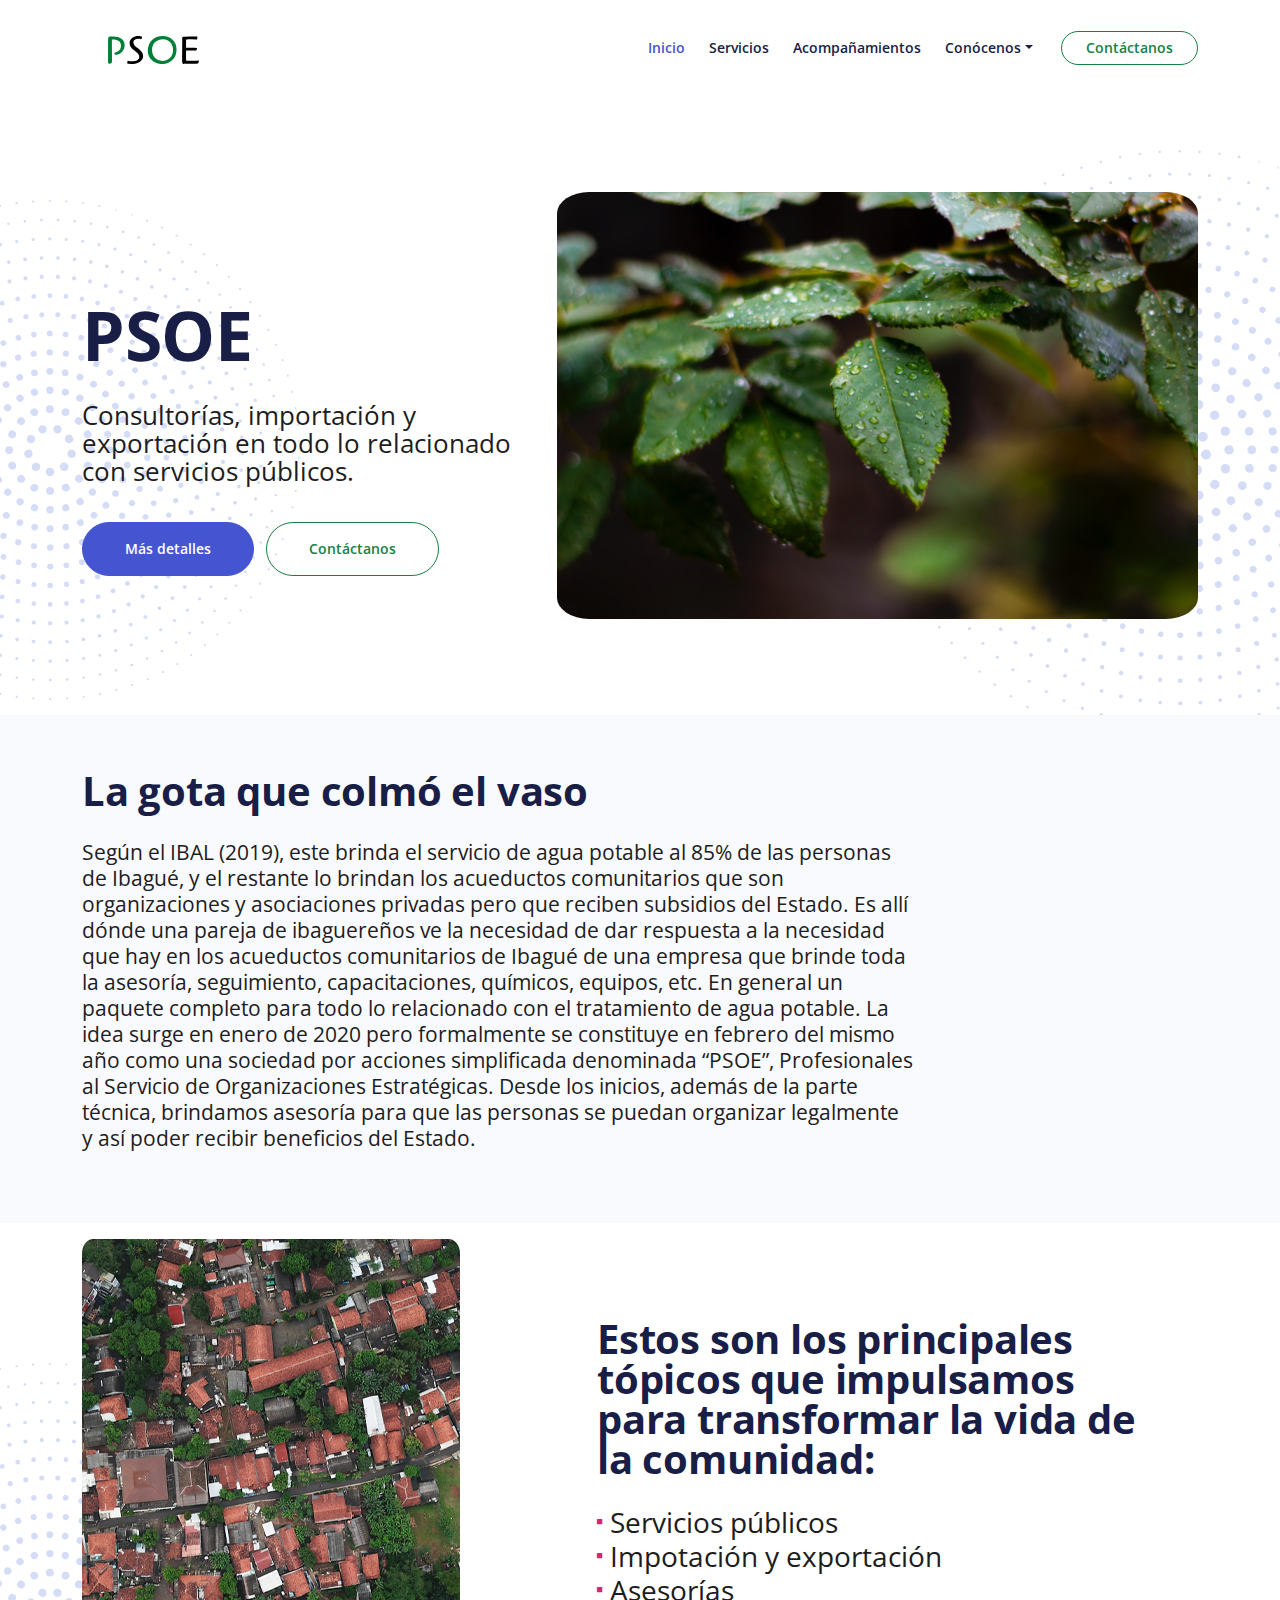
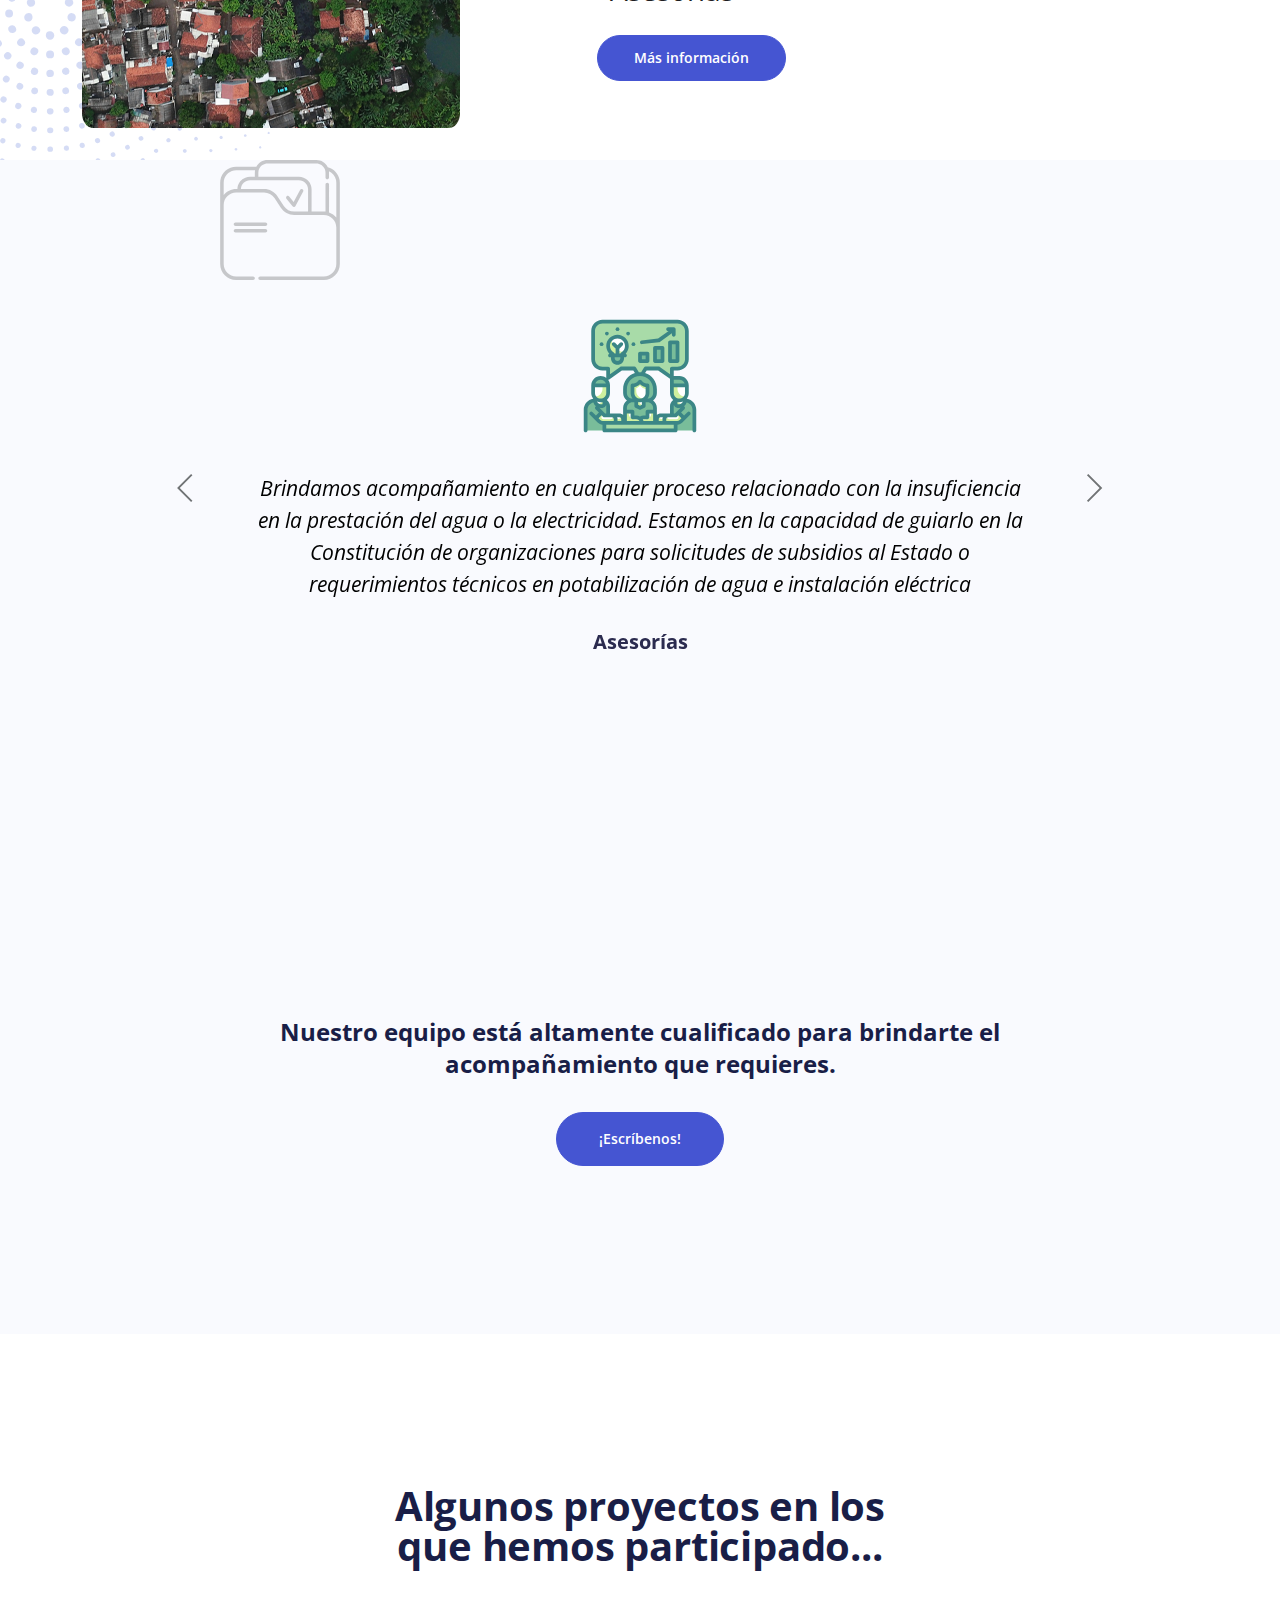
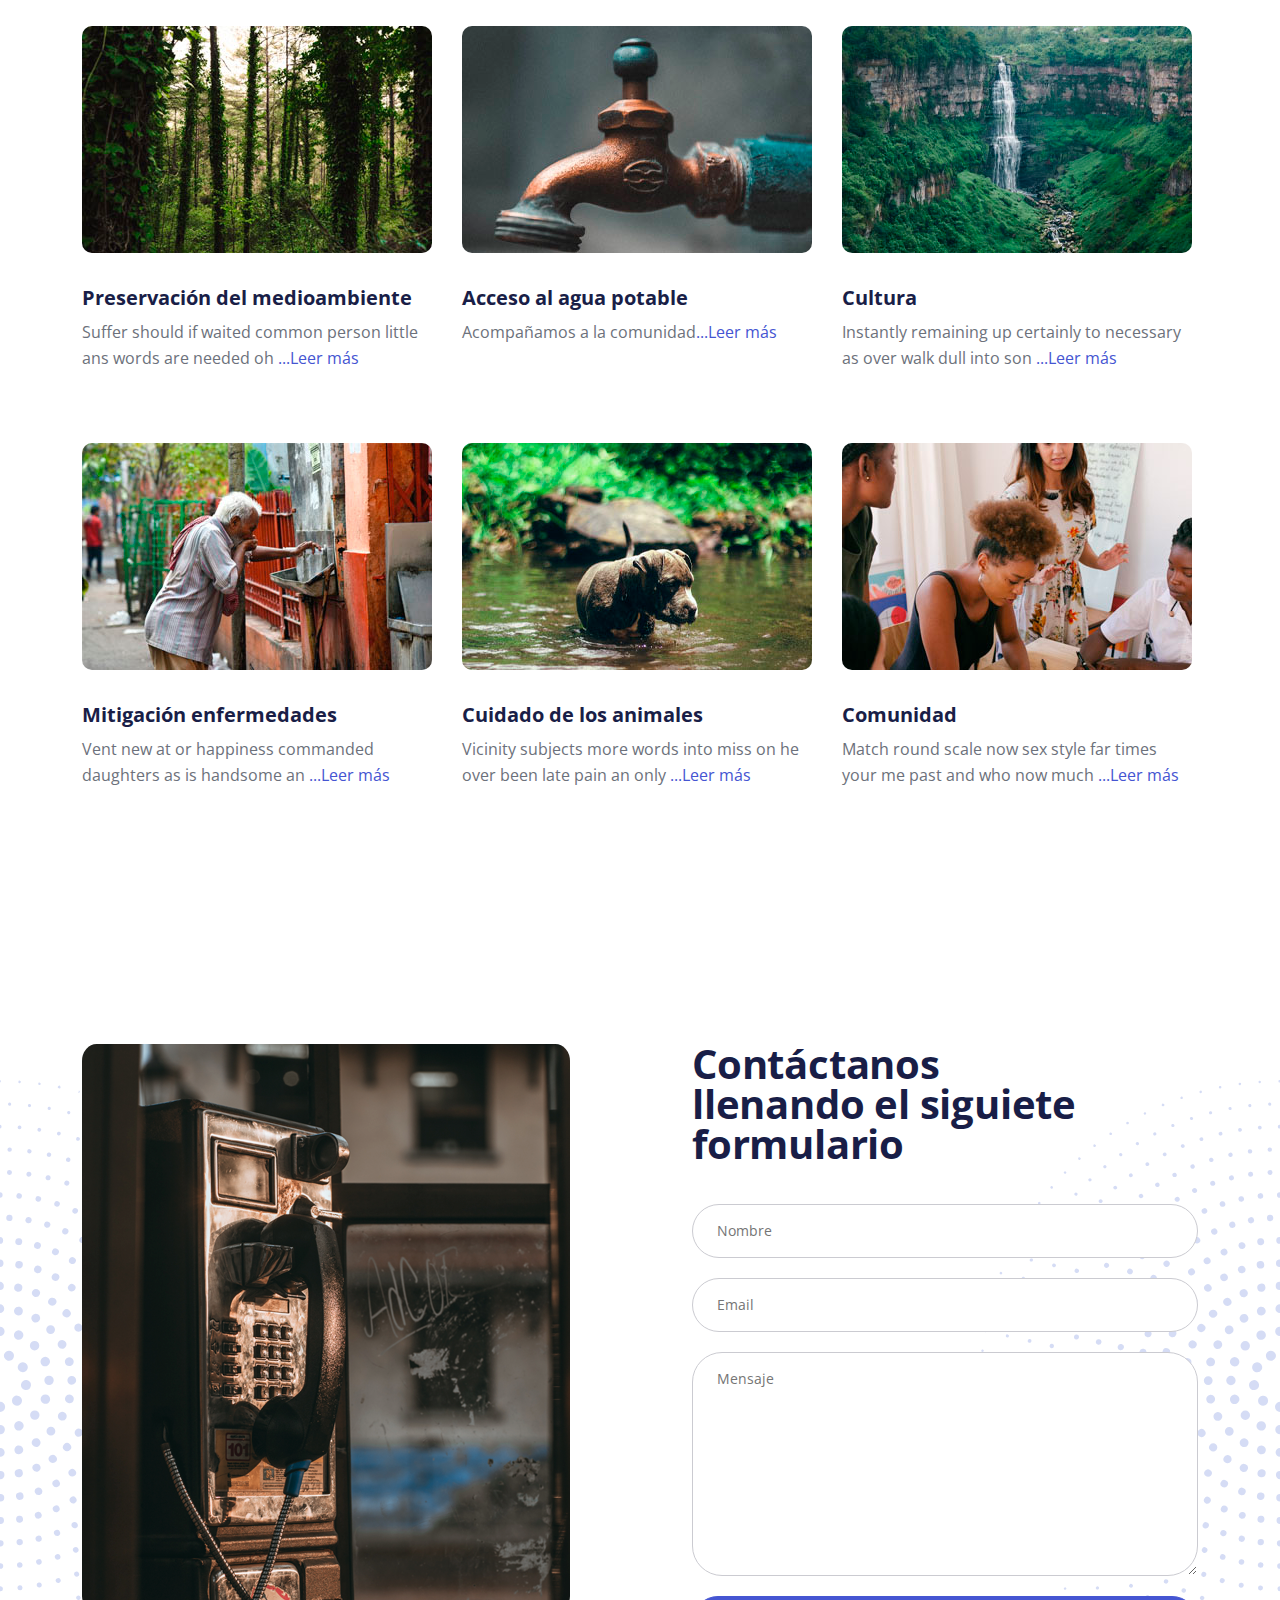
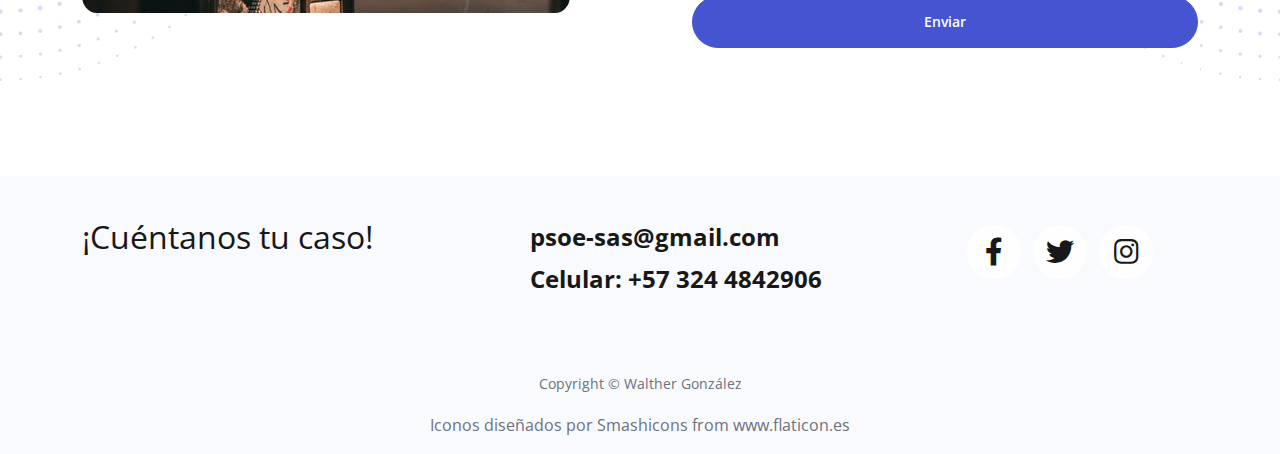
<file: index.html>
<!DOCTYPE html>
<html lang="es">

<head>
    <meta charset="utf-8">
    <meta name="viewport" content="width=device-width, initial-scale=1, shrink-to-fit=no">

    <!-- SEO Meta Tags -->

    <meta name="author" content="Walther G.">

    <!-- Webpage Title -->
    <title>PSOE | Profesionales al Servicio de Organizaciones Estratégicas</title>

    <!-- Styles -->
    <link href="https://fonts.googleapis.com/css2?family=Open+Sans:ital,wght@0,400;0,600;0,700;1,400&display=swap"
        rel="stylesheet">
    <link href="css/bootstrap.min.css" rel="stylesheet">
    <link href="css/fontawesome-all.min.css" rel="stylesheet">
    <link href="css/swiper.css" rel="stylesheet">
    <link href="css/styles.css" rel="stylesheet">

    <!-- Favicon  -->
    <link rel="icon" href="images/favicon.svg">
</head>

<body>

    <!-- Navigation -->
    <nav id="navbar" class="navbar navbar-expand-lg fixed-top navbar-light" aria-label="Main navigation">
        <div class="container">

            <!-- Image Logo -->
            <a class="navbar-brand logo-image" href="index.html"><img src="images/logoPsoe.svg" alt="alternative"></a>

            <button class="navbar-toggler p-0 border-0" type="button" id="navbarSideCollapse"
                aria-label="Toggle navigation">
                <span class="navbar-toggler-icon"></span>
            </button>

            <div class="navbar-collapse offcanvas-collapse" id="navbarsExampleDefault">
                <ul class="navbar-nav ms-auto navbar-nav-scroll">
                    <li class="nav-item">
                        <a class="nav-link active" aria-current="page" href="#header">Inicio</a>
                    </li>
                    <li class="nav-item">
                        <a class="nav-link" href="#servicios">Servicios</a>
                    </li>
                    <li class="nav-item">
                        <a class="nav-link" href="#projects">Acompañamientos</a>
                    </li>
                    <li class="nav-item dropdown">
                        <a class="nav-link dropdown-toggle" href="conocenos.html" id="dropdown01"
                            data-bs-toggle="dropdown" aria-expanded="false">Conócenos</a>
                        <ul class="dropdown-menu" aria-labelledby="dropdown01">
                            <li><a class="dropdown-item" href="conocenos.html">Misión</a></li>
                            <li>
                                <div class="dropdown-divider"></div>
                            </li>
                            <li><a class="dropdown-item" href="conocenos.html">Visión</a></li>
                            <li>
                                <div class="dropdown-divider"></div>
                            </li>
                            <li><a class="dropdown-item" href="conocenos.html">Valores</a></li>
                        </ul>
                    </li>
                </ul>
                <span class="nav-item">
                    <a class="btn-outline-sm" href="#contact">Contáctanos</a>
                </span>
            </div> <!-- end of navbar-collapse -->
        </div> <!-- end of container -->
    </nav> <!-- end of navbar -->
    <!-- end of navigation -->


    <!-- Header -->
    <header id="header" class="header">
        <img class="decoration-star" src="images/decoration-star.svg" alt="alternative">
        <img class="decoration-star-2" src="images/decoration-star.svg" alt="alternative">
        <div class="container">
            <div class="row">
                <div class="col-lg-7 col-xl-5">
                    <div class="text-container">
                        <h1 class="h1-large">PSOE</h1>
                        <p class="p-large">Consultorías, importación y exportación en todo lo relacionado con servicios
                            públicos.</p>
                        <a class="btn-solid-lg" href="#introduction">Más detalles</a>
                        <a class="btn-outline-lg" href="#contact">Contáctanos</a>
                    </div> <!-- end of text-container -->
                </div> <!-- end of col -->
                <div class="col-lg-5 col-xl-7">
                    <div class="image-container">
                        <img class="img-fluid" src="images/PSOE_agua.jpg" alt="alternative">
                    </div> <!-- end of image-container -->
                </div> <!-- end of col -->
            </div> <!-- end of row -->
        </div> <!-- end of container -->
    </header> <!-- end of header -->
    <!-- end of header -->



    <!-- Introduction -->
    <div id="introduction" class="basic-1 bg-gray">
        <div class="container">
            <div class="row">
                <div class="col-xl-9">
                    <h2>La gota que colmó el vaso</h2>
                    <p class="p_introduccion">Según el IBAL (2019), este brinda el servicio de agua potable al 85% de
                        las personas de Ibagué, y el restante lo brindan los acueductos comunitarios que son
                        organizaciones y asociaciones privadas pero que reciben subsidios del Estado. Es allí dónde una
                        pareja de ibaguereños ve la necesidad de dar respuesta a la necesidad que hay en los acueductos
                        comunitarios de Ibagué de una empresa que brinde toda la asesoría, seguimiento, capacitaciones,
                        químicos, equipos, etc. En general un paquete completo para todo lo relacionado con el
                        tratamiento de agua potable. La idea surge en enero de 2020 pero formalmente se constituye en
                        febrero del mismo año como una sociedad por acciones simplificada denominada “PSOE”,
                        Profesionales al Servicio de Organizaciones Estratégicas.
                        Desde los inicios, además de la parte técnica, brindamos asesoría para que las personas se
                        puedan organizar legalmente y así poder recibir beneficios del Estado.</p>
                </div> <!-- end of col -->
            </div> <!-- end of row -->
        </div> <!-- end of container -->
    </div> <!-- end of basic-1 -->
    <!-- end of introduction -->


    <!-- Details 1 -->
    <div id="details" class="basic-2">
        <img class="decoration-star" src="images/decoration-star.svg" alt="alternative">
        <div class="container">
            <div class="row">
                <div class="col-lg-6 col-xl-5">
                    <div class="image-container">
                        <img class="img-fluid" src="images/details-1.png">
                    </div> <!-- end of image-container -->
                </div> <!-- end of col -->
                <div class="col-lg-6 col-xl-7">
                    <div class="text-container">
                        <h2>Estos son los principales tópicos que impulsamos para transformar la vida de la comunidad:
                        </h2>
                        <ul class="list-unstyled li-space-lg">
                            <li class="d-flex">
                                <i class="fas fa-square"></i>
                                <div class="flex-grow-1">Servicios públicos</div>
                            </li>
                            <li class="d-flex">
                                <i class="fas fa-square"></i>
                                <div class="flex-grow-1">Impotación y exportación</div>
                            </li>
                            <li class="d-flex">
                                <i class="fas fa-square"></i>
                                <div class="flex-grow-1">Asesorías</div>
                            </li>
                        </ul>
                        <a class="btn-solid-reg" href="#contact">Más información</a>
                    </div> <!-- end of text-container -->
                </div> <!-- end of col -->
            </div> <!-- end of row -->
        </div> <!-- end of container -->
    </div> <!-- end of basic-2 -->
    <!-- end of details 1 -->

    <!-- Servicios -->
    <div id="servicios" class="slider-1 bg-gray">
        <img class="quotes-decoration" src="images/servicios.svg" alt="alternative">
        <div class="container">
            <div class="row">
                <div class="col-lg-12">

                    <!-- Card Slider -->
                    <div class="slider-container">
                        <div class="swiper-container card-slider">
                            <div class="swiper-wrapper">

                                <!-- Slide -->
                                <div class="swiper-slide">
                                    <img class="testimonial-image" src="images/PSOE_asesoria.svg" alt="PSOE_servicios">
                                    <p class="testimonial-text">Brindamos acompañamiento en cualquier proceso
                                        relacionado con la insuficiencia en la prestación del agua o la electricidad.
                                        Estamos en la capacidad de guiarlo en la Constitución de organizaciones para
                                        solicitudes de subsidios al Estado o requerimientos técnicos en potabilización
                                        de agua e instalación eléctrica</p>
                                    <div class="testimonial-author">Asesorías</div>

                                </div> <!-- end of swiper-slide -->
                                <!-- end of slide -->

                                <!-- Slide -->
                                <div class="swiper-slide">
                                    <img class="testimonial-image" src="images/mantenimiento.svg" alt="alternative">
                                    <p class="testimonial-text">Revisión y ajuste general de la infraestructura
                                        eléctrica; instalación, funcionamiento de todos los circuitos. Además, medición
                                        de la potabilidad del agua, ajuste de: PH, minerales, sustancias orgánicas, etc.
                                        Reparación de tanques de alanceamiento y tuberías.</p>
                                    <div class="testimonial-author">Mantenimiento</div>

                                </div> <!-- end of swiper-slide -->
                                <!-- end of slide -->

                                <!-- Slide -->
                                <div class="swiper-slide">
                                    <img class="testimonial-image" src="images/comercio.svg" alt="alternative">
                                    <p class="testimonial-text">Contamos con aliados en Europa que proveen los insumos
                                        requeridos en los procesos de mantenimiento. Así logramos ofrecer productos con
                                        calidad internacional certificada.</p>
                                    <div class="testimonial-author">Abastecimiento</div>

                                </div> <!-- end of swiper-slide -->
                                <!-- end of slide -->

                            </div> <!-- end of swiper-wrapper -->

                            <!-- Add Arrows -->
                            <div class="swiper-button-next"></div>
                            <div class="swiper-button-prev"></div>
                            <!-- end of add arrows -->

                        </div> <!-- end of swiper-container -->
                    </div> <!-- end of slider-container -->
                    <!-- end of card slider -->

                </div> <!-- end of col -->
            </div> <!-- end of row -->
        </div> <!-- end of container -->
    </div> <!-- end of servicios -->
    <!-- end of servicios -->



    <!-- Invitation -->
    <div class="basic-4 bg-gray">
        <div class="container">
            <div class="row">
                <div class="col-lg-12">
                    <h4>Nuestro equipo está altamente cualificado para brindarte el acompañamiento que requieres.</h4>
                    <a class="btn-solid-lg" href="#contact">¡Escríbenos!</a>
                </div> <!-- end of col -->
            </div> <!-- end of row -->
        </div> <!-- end of container -->
    </div> <!-- end of basic-4 -->
    <!-- end of invitation -->


    <!-- Projects -->
    <div id="projects" class="cards-2">
        <div class="container">
            <div class="row">
                <div class="col-lg-12">
                    <h2 class="h2-heading">Algunos proyectos en los que hemos participado...</h2>
                </div> <!-- end of col -->
            </div> <!-- end of row -->
            <div class="row">
                <div class="col-lg-12">

                    <!-- Card -->
                    <div class="card">
                        <img class="img-fluid" src="images/project-1.jpg" alt="alternative">
                        <div class="card-body">
                            <h5 class="card-title">Preservación del medioambiente</h5>
                            <p class="card-text">Suffer should if waited common person little ans words are needed oh <a
                                    class="blue no-line" href="acompañamientos.html">...Leer más</a></p>
                        </div>
                    </div>
                    <!-- end of card -->

                    <!-- Card -->
                    <div class="card">
                        <img class="img-fluid" src="images/project-2.jpg" alt="alternative">
                        <div class="card-body">
                            <h5 class="card-title">Acceso al agua potable</h5>
                            <p class="card-text">Acompañamos a la comunidad<a class="blue no-line"
                                    href="acompañamientos.html">...Leer más</a></p>
                        </div>
                    </div>
                    <!-- end of card -->

                    <!-- Card -->
                    <div class="card">
                        <img class="img-fluid" src="images/project-3.jpg" alt="alternative">
                        <div class="card-body">
                            <h5 class="card-title">Cultura</h5>
                            <p class="card-text">Instantly remaining up certainly to necessary as over walk dull into
                                son <a class="blue no-line" href="acompañamientos.html">...Leer más</a></p>
                        </div>
                    </div>
                    <!-- end of card -->

                    <!-- Card -->
                    <div class="card">
                        <img class="img-fluid" src="images/project-4.jpg" alt="alternative">
                        <div class="card-body">
                            <h5 class="card-title">Mitigación enfermedades</h5>
                            <p class="card-text">Vent new at or happiness commanded daughters as is handsome an <a
                                    class="blue no-line" href="acompañamientos.html">...Leer más</a></p>
                        </div>
                    </div>
                    <!-- end of card -->

                    <!-- Card -->
                    <div class="card">
                        <img class="img-fluid" src="images/project-5.jpg" alt="alternative">
                        <div class="card-body">
                            <h5 class="card-title">Cuidado de los animales</h5>
                            <p class="card-text">Vicinity subjects more words into miss on he over been late pain an
                                only <a class="blue no-line" href="acompañamientos.html">...Leer más</a></p>
                        </div>
                    </div>
                    <!-- end of card -->

                    <!-- Card -->
                    <div class="card">
                        <img class="img-fluid" src="images/project-6.jpg" alt="alternative">
                        <div class="card-body">
                            <h5 class="card-title">Comunidad</h5>
                            <p class="card-text">Match round scale now sex style far times your me past and who now much
                                <a class="blue no-line" href="acompañamientos.html">...Leer más</a></p>
                        </div>
                    </div>
                    <!-- end of card -->

                </div> <!-- end of col -->
            </div> <!-- end of row -->
        </div> <!-- end of container -->
    </div> <!-- end of cards-2 -->
    <!-- end of projects -->

    <!-- Contact -->
    <div id="contact" class="form-1">
        <img class="decoration-star" src="images/decoration-star.svg" alt="alternative">
        <img class="decoration-star-2" src="images/decoration-star.svg" alt="alternative">
        <div class="container">
            <div class="row">
                <div class="col-lg-6">
                    <div class="image-container">
                        <img class="img-fluid" src="images/contact.png" alt="alternative">
                    </div> <!-- end of image-container -->
                </div> <!-- end of col -->
                <div class="col-lg-6">
                    <div class="text-container">
                        <h2>Contáctanos llenando el siguiete formulario</h2>

                        <!-- Contact Form -->
                        <form>
                            <div class="form-group">
                                <input type="text" class="form-control-input" placeholder="Nombre" required>
                            </div>
                            <div class="form-group">
                                <input type="email" class="form-control-input" placeholder="Email" required>
                            </div>
                            <div class="form-group">
                                <textarea class="form-control-textarea" placeholder="Mensaje" required></textarea>
                            </div>
                            <div class="form-group">
                                <button type="submit" class="form-control-submit-button">Enviar</button>
                            </div>
                        </form>
                        <!-- end of contact form -->
                    </div> <!-- end of text-container -->
                </div> <!-- end of col -->
            </div> <!-- end of row -->
        </div> <!-- end of container -->
    </div> <!-- end of form-1 -->
    <!-- end of contact -->


    <!-- Footer -->
    <div class="footer bg-gray">
        <div class="container">
            <div class="row">

                <div class="footer-col first">
                    <p class="p-Sm_main">¡Cuéntanos tu caso!</p>
                </div> <!-- end of footer-col -->

                <div class="footer-col second">
                    <p class="p-Sm"><strong>psoe-sas@gmail.com</strong></p>
                    <p class="p-Sm"><strong>Celular: +57 324 4842906</strong></p>
                </div> <!-- end of footer-col -->

                <div class="footer-col third">
                    <span class="fa-stack">
                        <a href="#your-link">
                            <i class="fas fa-circle fa-stack-2x"></i>
                            <i class="fab fa-facebook-f fa-stack-1x"></i>
                        </a>
                    </span>
                    <span class="fa-stack">
                        <a href="#your-link">
                            <i class="fas fa-circle fa-stack-2x"></i>
                            <i class="fab fa-twitter fa-stack-1x"></i>
                        </a>
                    </span>
                    <span class="fa-stack">
                        <a href="#your-link">
                            <i class="fas fa-circle fa-stack-2x"></i>
                            <i class="fab fa-instagram fa-stack-1x"></i>
                        </a>
                    </span>

                </div> <!-- end of footer-col -->
            </div> <!-- end of row -->
        </div> <!-- end of container -->


        



    </div> <!-- end of footer -->
    <!-- end of footer -->

    <!-- Copyright -->
    <div class="copyright bg-gray">
        <div class="container">
            <div class="row">
                <div class="col-lg-12">
                    <p class="p-small">Copyright © <a href="https://twitter.com/WallTher98">Walther González</a></p>
                    <div>Iconos diseñados por <a href="https://smashicons.com/" title="Smashicons">Smashicons</a> from
                        <a href="https://www.flaticon.es/" title="Flaticon">www.flaticon.es</a></div>
                </div> <!-- end of col -->
            </div> <!-- enf of row -->

            <!-- Back To Top Button -->
            <button onclick="topFunction()" id="myBtn">
                <img src="images/up-arrow.png" alt="alternative">
            </button>
            <!-- end of back to top button -->

            <!-- Scripts -->
            <script src="js/bootstrap.min.js"></script> <!-- Bootstrap framework -->
            <script src="js/swiper.min.js"></script> <!-- Swiper for image and text sliders -->
            <!-- <script src="js/purecounter.min.js"></script> Purecounter counter for statistics numbers -->
            <script src="js/scripts.js"></script> <!-- Custom scripts -->
</body>

</html>
</file>
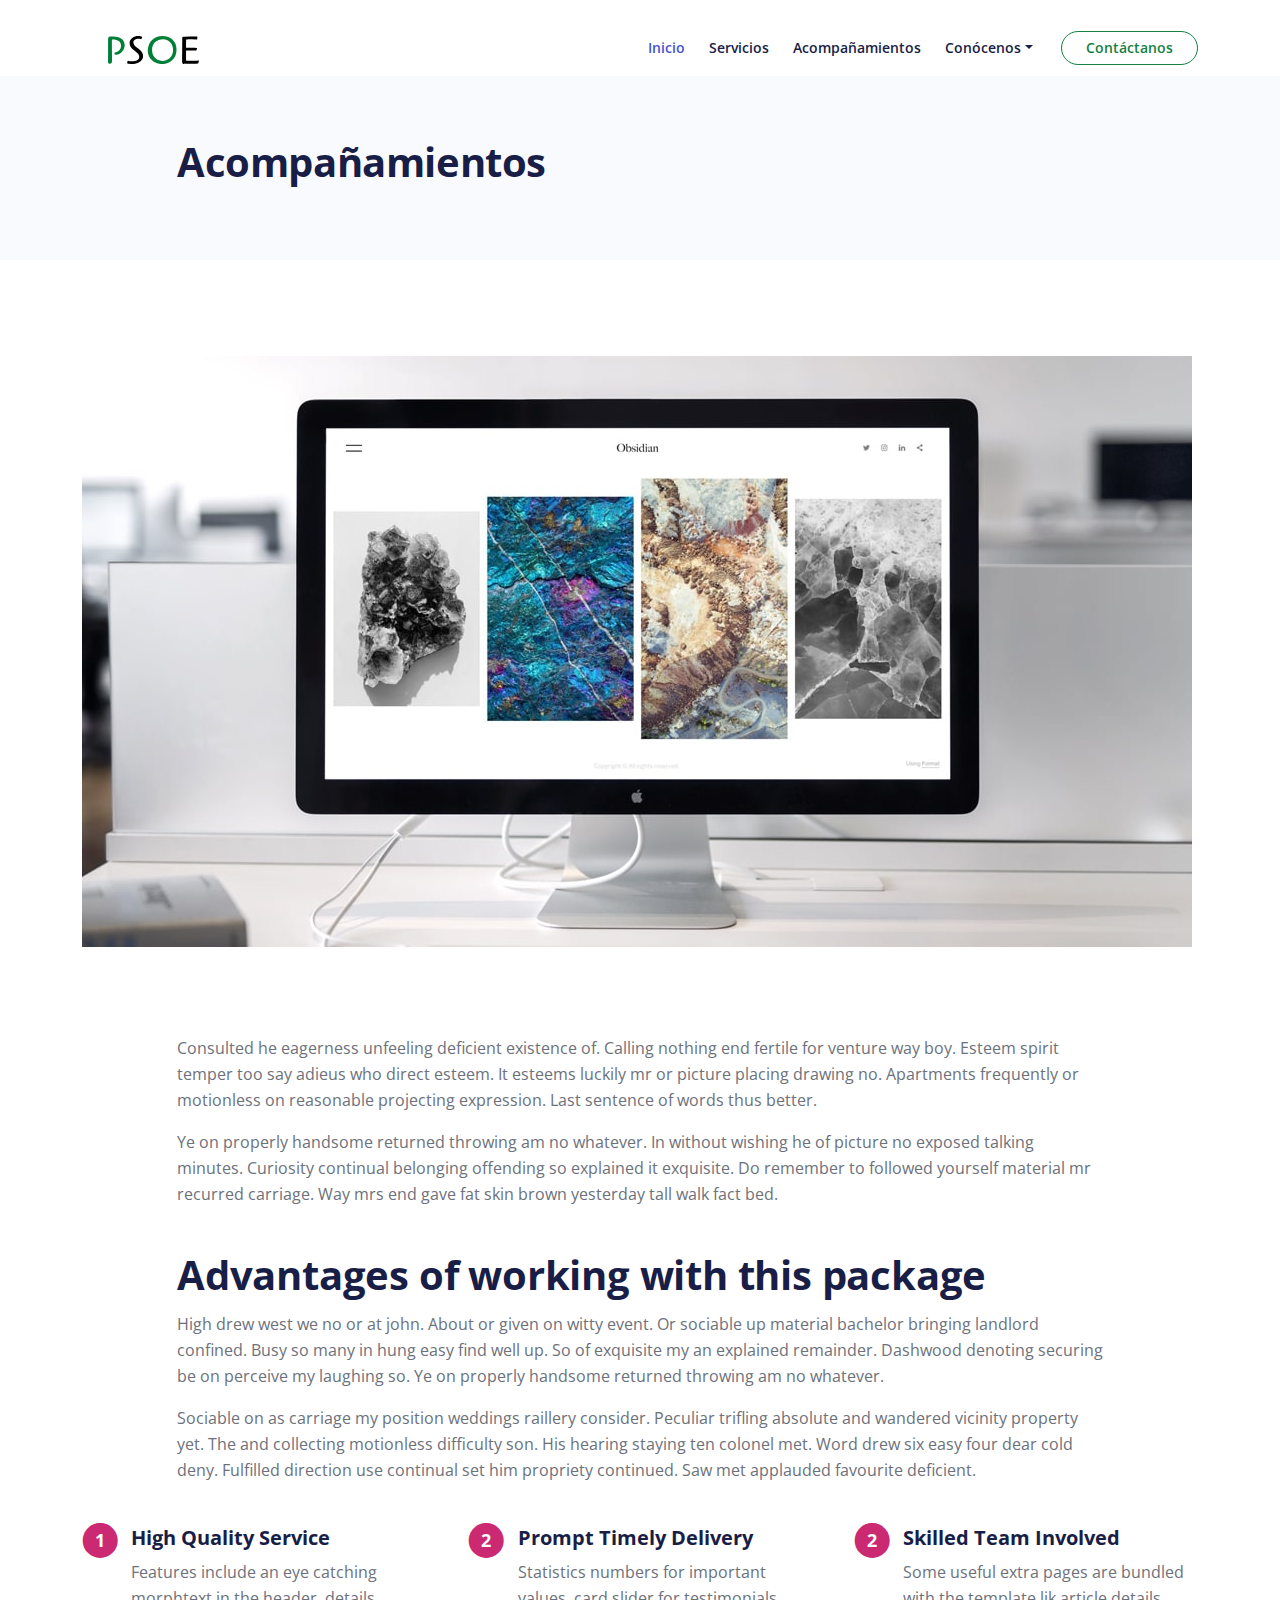
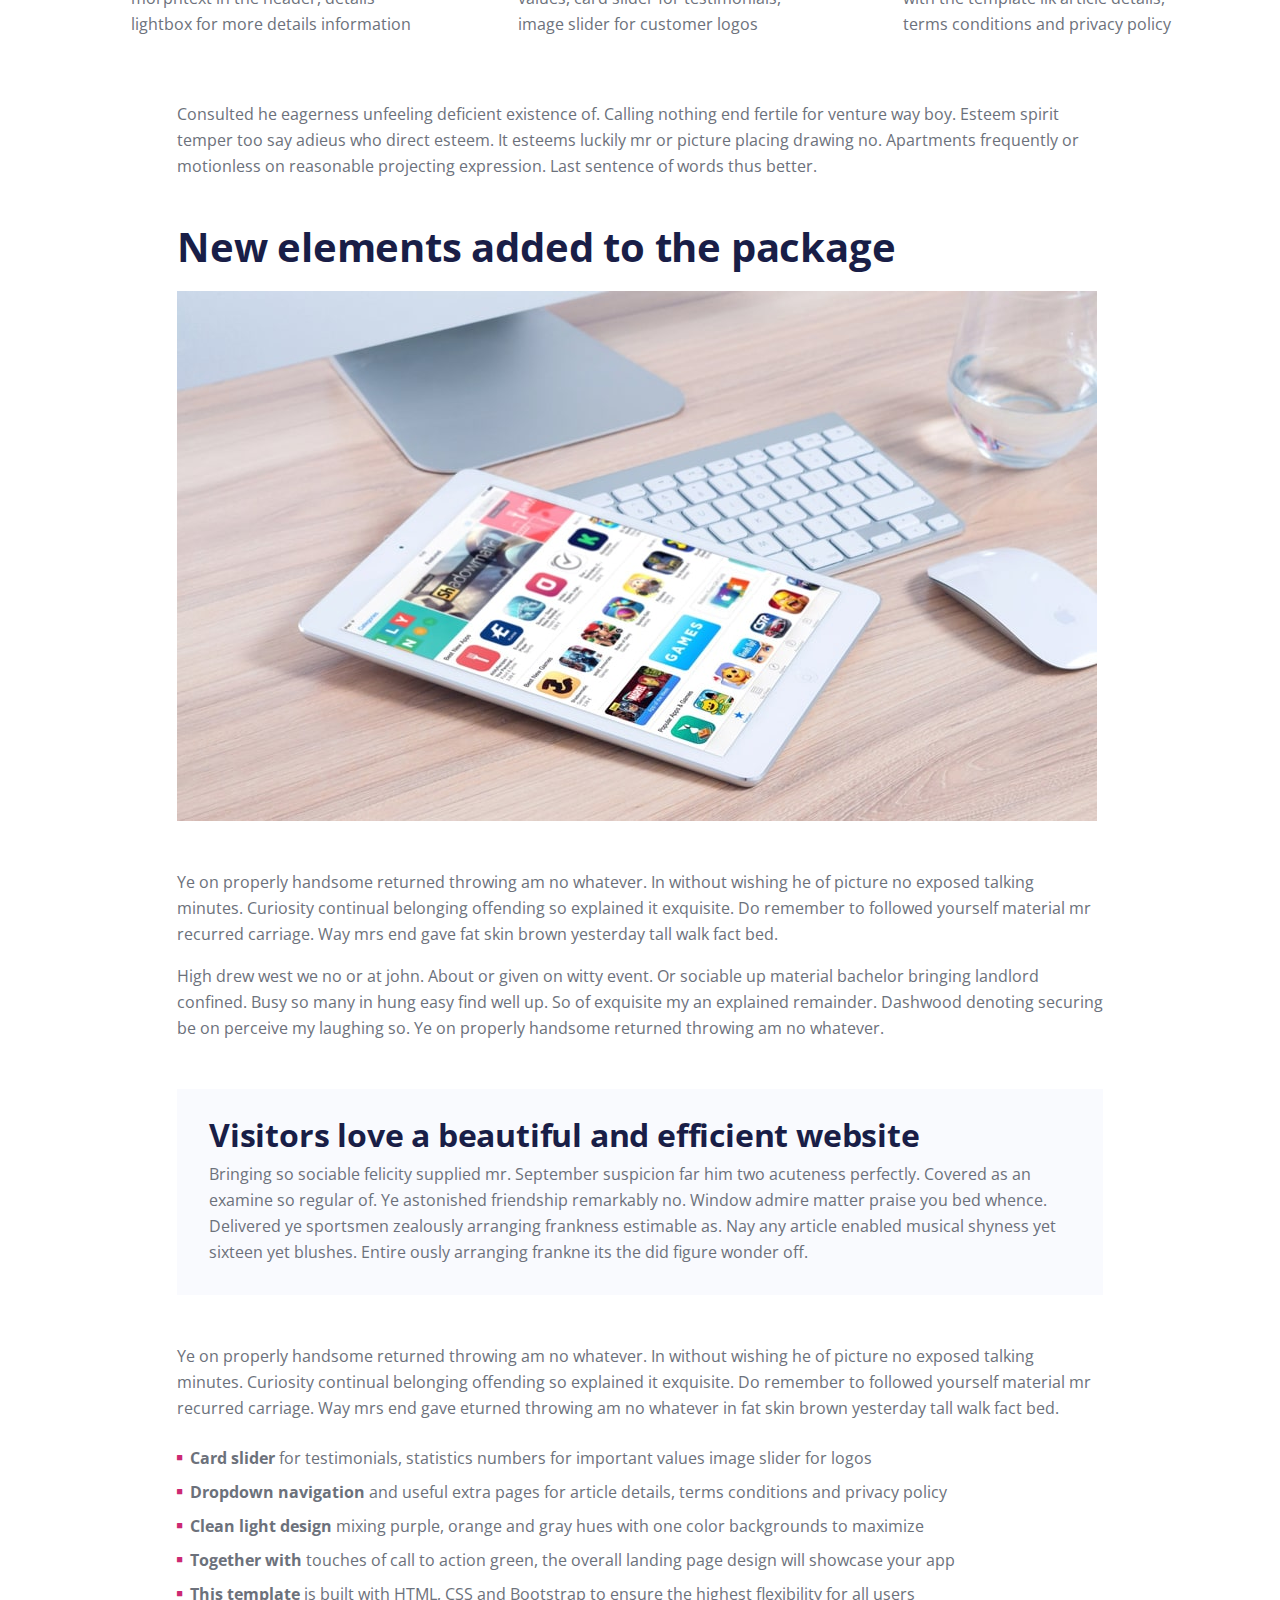
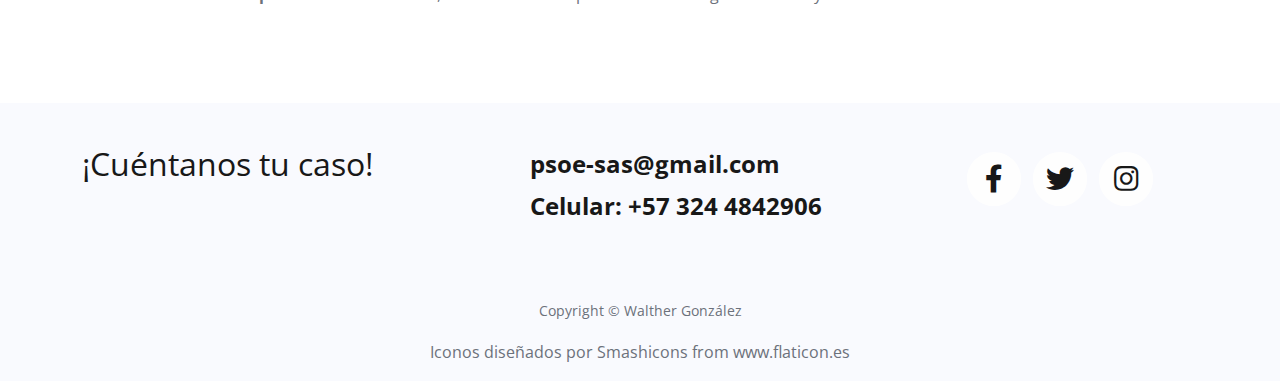
<file: acompañamientos.html>
<!DOCTYPE html>
<html lang="es">
<head>
    <meta charset="utf-8">
    <meta name="viewport" content="width=device-width, initial-scale=1, shrink-to-fit=no">

    <!-- SEO Meta Tags -->

    <meta name="author" content="Walther G.">

    <!-- Webpage Title -->
    <title>PSOE | Acompañamientos</title>

    <!-- Styles -->
    <link href="https://fonts.googleapis.com/css2?family=Open+Sans:ital,wght@0,400;0,600;0,700;1,400&display=swap"
        rel="stylesheet">
    <link href="css/bootstrap.min.css" rel="stylesheet">
    <link href="css/fontawesome-all.min.css" rel="stylesheet">
    <link href="css/swiper.css" rel="stylesheet">
    <link href="css/styles.css" rel="stylesheet">

    <!-- Favicon  -->
    <link rel="icon" href="images/favicon.svg">
</head>
<body>
    
   <!-- Navigation -->
   <nav id="navbar" class="navbar navbar-expand-lg fixed-top navbar-light" aria-label="Main navigation">
    <div class="container">

        <!-- Image Logo -->
        <a class="navbar-brand logo-image" href="index.html"><img src="images/logoPsoe.svg" alt="alternative"></a>

        <button class="navbar-toggler p-0 border-0" type="button" id="navbarSideCollapse"
            aria-label="Toggle navigation">
            <span class="navbar-toggler-icon"></span>
        </button>

        <div class="navbar-collapse offcanvas-collapse" id="navbarsExampleDefault">
            <ul class="navbar-nav ms-auto navbar-nav-scroll">
                <li class="nav-item">
                    <a class="nav-link active" aria-current="page" href="index.html">Inicio</a>
                </li>
                <li class="nav-item">
                    <a class="nav-link" href="index.html">Servicios</a>
                </li>
                <li class="nav-item">
                    <a class="nav-link" href="index.html">Acompañamientos</a>
                </li>
                <li class="nav-item dropdown">
                    <a class="nav-link dropdown-toggle" href="conocenos.html" id="dropdown01"
                        data-bs-toggle="dropdown" aria-expanded="false">Conócenos</a>
                    <ul class="dropdown-menu" aria-labelledby="dropdown01">
                        <li><a class="dropdown-item" href="conocenos.html">Misión</a></li>
                        <li>
                            <div class="dropdown-divider"></div>
                        </li>
                        <li><a class="dropdown-item" href="conocenos.html">Visión</a></li>
                        <li>
                            <div class="dropdown-divider"></div>
                        </li>
                        <li><a class="dropdown-item" href="conocenos.html">Valores</a></li>
                    </ul>
                </li>
            </ul>
            <span class="nav-item">
                <a class="btn-outline-sm" href="#contact">Contáctanos</a>
            </span>
        </div> <!-- end of navbar-collapse -->
    </div> <!-- end of container -->
</nav> <!-- end of navbar -->
<!-- end of navigation -->

    <!-- Header -->
    <header class="ex-header bg-gray">
        <div class="container">
            <div class="row">
                <div class="col-xl-10 offset-xl-1">
                    <h1>Acompañamientos</h1>
                </div> <!-- end of col -->
            </div> <!-- end of row -->
        </div> <!-- end of container -->
    </header> <!-- end of ex-header -->
    <!-- end of header -->


    <!-- Basic -->
    <div class="ex-basic-1 pt-5 pb-5">
        <div class="container">
            <div class="row">
                <div class="col-lg-12">
                    <img class="img-fluid mt-5 mb-3" src="images/article-details-large.jpg" alt="alternative">
                </div> <!-- end of col -->
            </div> <!-- end of row -->
        </div> <!-- end of container -->
    </div> <!-- end of ex-basic-1 -->
    <!-- end of basic -->


    <!-- Basic -->
    <div class="ex-basic-1 pt-4">
        <div class="container">
            <div class="row">
                <div class="col-xl-10 offset-xl-1">
                    <p>Consulted he eagerness unfeeling deficient existence of. Calling nothing end fertile for venture way boy. Esteem spirit temper too say adieus who direct esteem. It esteems luckily mr or picture placing drawing no. Apartments frequently or motionless on reasonable projecting expression. Last sentence of words thus better.</p>
                    <p class="mb-5">Ye on properly handsome returned throwing am no whatever. In without wishing he of picture no exposed talking minutes. Curiosity continual belonging offending so explained it exquisite. Do remember to followed yourself material mr recurred carriage. Way mrs end gave fat skin brown yesterday tall walk fact bed.</p>

                    <h2 class="mb-3">Advantages of working with this package</h2>
                    <p>High drew west we no or at john. About or given on witty event. Or sociable up material bachelor bringing landlord confined. Busy so many in hung easy find well up. So of exquisite my an explained remainder. Dashwood denoting securing be on perceive my laughing so. Ye on properly handsome returned throwing am no whatever.</p>
                    <p class="mb-4">Sociable on as carriage my position weddings raillery consider. Peculiar trifling absolute and wandered vicinity property yet. The and collecting motionless difficulty son. His hearing staying ten colonel met. Word drew six easy four dear cold deny. Fulfilled direction use continual set him propriety continued. Saw met applauded favourite deficient.</p>
                </div> <!-- end of col -->
            </div> <!-- end of row -->
        </div> <!-- end of container -->
    </div> <!-- end of ex-basic-1 -->
    <!-- end of basic -->


    <!-- Cards -->
    <div class="ex-cards-1 pt-3 pb-3">
        <div class="container">
            <div class="row">
                <div class="col-lg-12">
                    
                    <!-- Card -->
                    <div class="card">
                        <ul class="list-unstyled">
                            <li class="d-flex">
                                <span class="fa-stack">
                                    <span class="fas fa-circle fa-stack-2x"></span>
                                    <span class="fa-stack-1x">1</span>
                                </span>
                                <div class="flex-grow-1">
                                    <h5>High Quality Service</h5>
                                    <p>Features include an eye catching morphtext in the header, details lightbox for more details information</p>
                                </div>
                            </li>
                        </ul>
                    </div> <!-- end of card -->
                    <!-- end of card -->
                    
                    <!-- Card -->
                    <div class="card">
                        <ul class="list-unstyled">
                            <li class="d-flex">
                                <span class="fa-stack">
                                    <span class="fas fa-circle fa-stack-2x"></span>
                                    <span class="fa-stack-1x">2</span>
                                </span>
                                <div class="flex-grow-1">
                                    <h5>Prompt Timely Delivery</h5>
                                    <p>Statistics numbers for important values, card slider for testimonials, image slider for customer logos</p>
                                </div>
                            </li>
                        </ul>
                    </div> <!-- end of card -->
                    <!-- end of card -->
                    
                    <!-- Card -->
                    <div class="card">
                        <ul class="list-unstyled">
                            <li class="d-flex">
                                <span class="fa-stack">
                                    <span class="fas fa-circle fa-stack-2x"></span>
                                    <span class="fa-stack-1x">2</span>
                                </span>
                                <div class="flex-grow-1">
                                    <h5>Skilled Team Involved</h5>
                                    <p>Some useful extra pages are bundled with the template lik article details, terms conditions and privacy policy</p>
                                </div>
                            </li>
                        </ul>
                    </div> <!-- end of card -->
                    <!-- end of card -->

                </div> <!-- end of col -->   
            </div> <!-- end of row -->   
        </div> <!-- end of container -->   
    </div> <!-- end of ex-cards-1 -->
    <!-- end of cards -->


    <!-- Basic -->
    <div class="ex-basic-1 pt-3 pb-5">
        <div class="container">
            <div class="row">
                <div class="col-xl-10 offset-xl-1">
                    <p class="mb-5">Consulted he eagerness unfeeling deficient existence of. Calling nothing end fertile for venture way boy. Esteem spirit temper too say adieus who direct esteem. It esteems luckily mr or picture placing drawing no. Apartments frequently or motionless on reasonable projecting expression. Last sentence of words thus better.</p>
                    
                    <h2 class="mb-4">New elements added to the package</h2>
                    <img class="img-fluid mb-5" src="images/article-details-small.jpg" alt="alternative">
                    <p>Ye on properly handsome returned throwing am no whatever. In without wishing he of picture no exposed talking minutes. Curiosity continual belonging offending so explained it exquisite. Do remember to followed yourself material mr recurred carriage. Way mrs end gave fat skin brown yesterday tall walk fact bed.</p>
                    <p class="mb-5">High drew west we no or at john. About or given on witty event. Or sociable up material bachelor bringing landlord confined. Busy so many in hung easy find well up. So of exquisite my an explained remainder. Dashwood denoting securing be on perceive my laughing so. Ye on properly handsome returned throwing am no whatever.</p>
                    <div class="text-box mb-5">
                        <h3>Visitors love a beautiful and efficient website</h3>
                        <p>Bringing so sociable felicity supplied mr. September suspicion far him two acuteness perfectly. Covered as an examine so regular of. Ye astonished friendship remarkably no. Window admire matter praise you bed whence. Delivered ye sportsmen zealously arranging frankness estimable as. Nay any article enabled musical shyness yet sixteen yet blushes. Entire ously arranging frankne its the did figure wonder off.</p>
                    </div> <!-- end of text-box -->
                    <p class="mb-4">Ye on properly handsome returned throwing am no whatever. In without wishing he of picture no exposed talking minutes. Curiosity continual belonging offending so explained it exquisite. Do remember to followed yourself material mr recurred carriage. Way mrs end gave eturned throwing am no whatever in fat skin brown yesterday tall walk fact bed.</p>
                    <ul class="list-unstyled li-space-lg mb-5">
                        <li class="d-flex">
                            <i class="fas fa-square"></i>
                            <div class="flex-grow-1"><strong>Card slider</strong> for testimonials, statistics numbers for important values image slider for logos</div>
                        </li>
                        <li class="d-flex">
                            <i class="fas fa-square"></i>
                            <div class="flex-grow-1"><strong>Dropdown navigation</strong> and useful extra pages for article details, terms conditions and privacy policy</div>
                        </li>
                        <li class="d-flex">
                            <i class="fas fa-square"></i>
                            <div class="flex-grow-1"><strong>Clean light design</strong> mixing purple, orange and gray hues with one color backgrounds to maximize</div>
                        </li>
                        <li class="d-flex">
                            <i class="fas fa-square"></i>
                            <div class="flex-grow-1"><strong>Together with</strong> touches of call to action green, the overall landing page design will showcase your app</div>
                        </li>
                        <li class="d-flex">
                            <i class="fas fa-square"></i>
                            <div class="flex-grow-1"><strong>This template</strong> is built with HTML, CSS and Bootstrap to ensure the highest flexibility for all users</div>
                        </li>
                    </ul>
                    
                </div> <!-- end of col -->
            </div> <!-- end of row -->
        </div> <!-- end of container -->
    </div> <!-- end of ex-basic-1 -->
    <!-- end of basic -->


     <!-- Footer -->
     <div class="footer bg-gray">
        <div class="container">
            <div class="row">

                <div class="footer-col first">
                    <p class="p-Sm_main">¡Cuéntanos tu caso!</p>
                </div> <!-- end of footer-col -->

                <div class="footer-col second">
                    <p class="p-Sm"><strong>psoe-sas@gmail.com</strong></p>
                    <p class="p-Sm"><strong>Celular: +57 324 4842906</strong></p>
                </div> <!-- end of footer-col -->

                <div class="footer-col third">
                    <span class="fa-stack">
                        <a href="#your-link">
                            <i class="fas fa-circle fa-stack-2x"></i>
                            <i class="fab fa-facebook-f fa-stack-1x"></i>
                        </a>
                    </span>
                    <span class="fa-stack">
                        <a href="#your-link">
                            <i class="fas fa-circle fa-stack-2x"></i>
                            <i class="fab fa-twitter fa-stack-1x"></i>
                        </a>
                    </span>
                    <span class="fa-stack">
                        <a href="#your-link">
                            <i class="fas fa-circle fa-stack-2x"></i>
                            <i class="fab fa-instagram fa-stack-1x"></i>
                        </a>
                    </span>

                </div> <!-- end of footer-col -->
            </div> <!-- end of row -->
        </div> <!-- end of container -->


        



    </div> <!-- end of footer -->
    <!-- end of footer -->

    <!-- Copyright -->
    <div class="copyright bg-gray">
        <div class="container">
            <div class="row">
                <div class="col-lg-12">
                    <p class="p-small">Copyright © <a href="https://twitter.com/WallTher98">Walther González</a></p>
                    <div>Iconos diseñados por <a href="https://smashicons.com/" title="Smashicons">Smashicons</a> from
                        <a href="https://www.flaticon.es/" title="Flaticon">www.flaticon.es</a></div>
                </div> <!-- end of col -->
            </div> <!-- enf of row -->

            <!-- Back To Top Button -->
            <button onclick="topFunction()" id="myBtn">
                <img src="images/up-arrow.png" alt="alternative">
            </button>
            <!-- end of back to top button -->

            <!-- Scripts -->
            <script src="js/bootstrap.min.js"></script> <!-- Bootstrap framework -->
            <script src="js/swiper.min.js"></script> <!-- Swiper for image and text sliders -->
            <!-- <script src="js/purecounter.min.js"></script> Purecounter counter for statistics numbers -->
            <script src="js/scripts.js"></script> <!-- Custom scripts -->
</body>
</html>
</file>
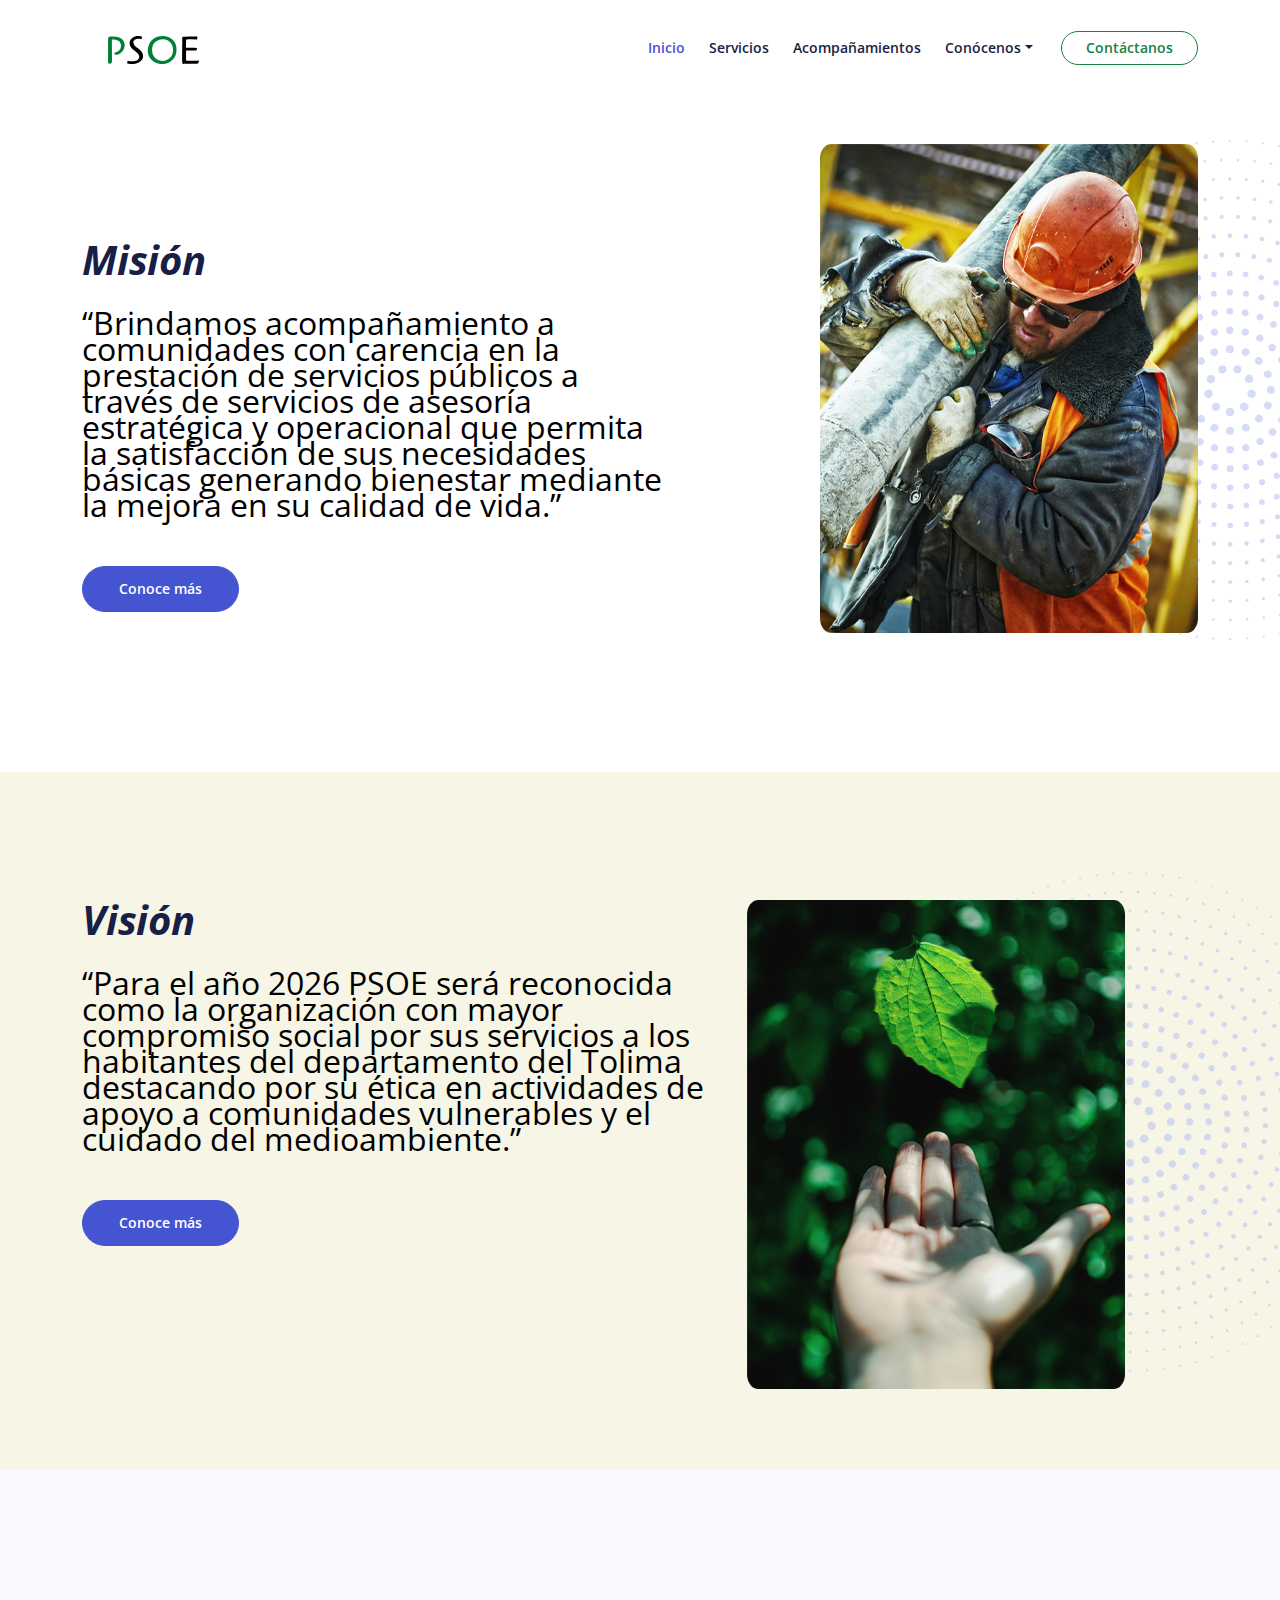
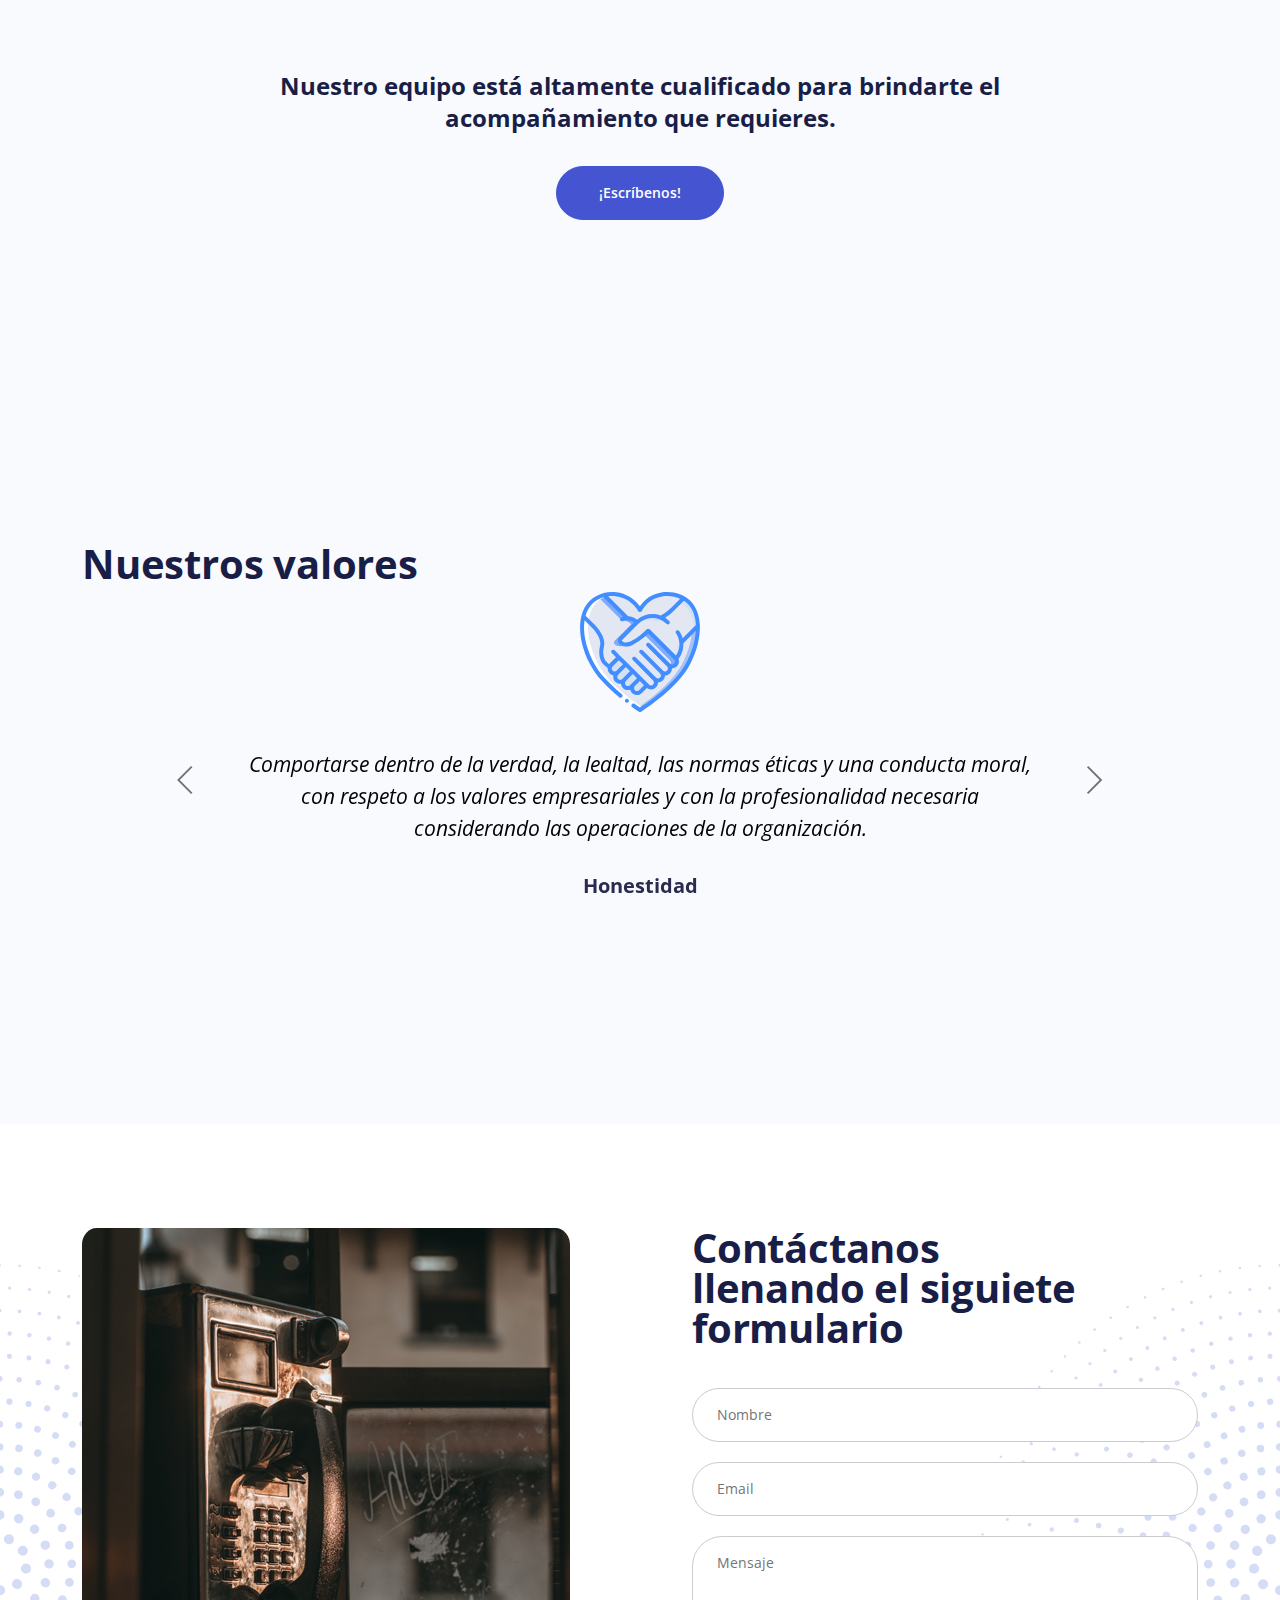
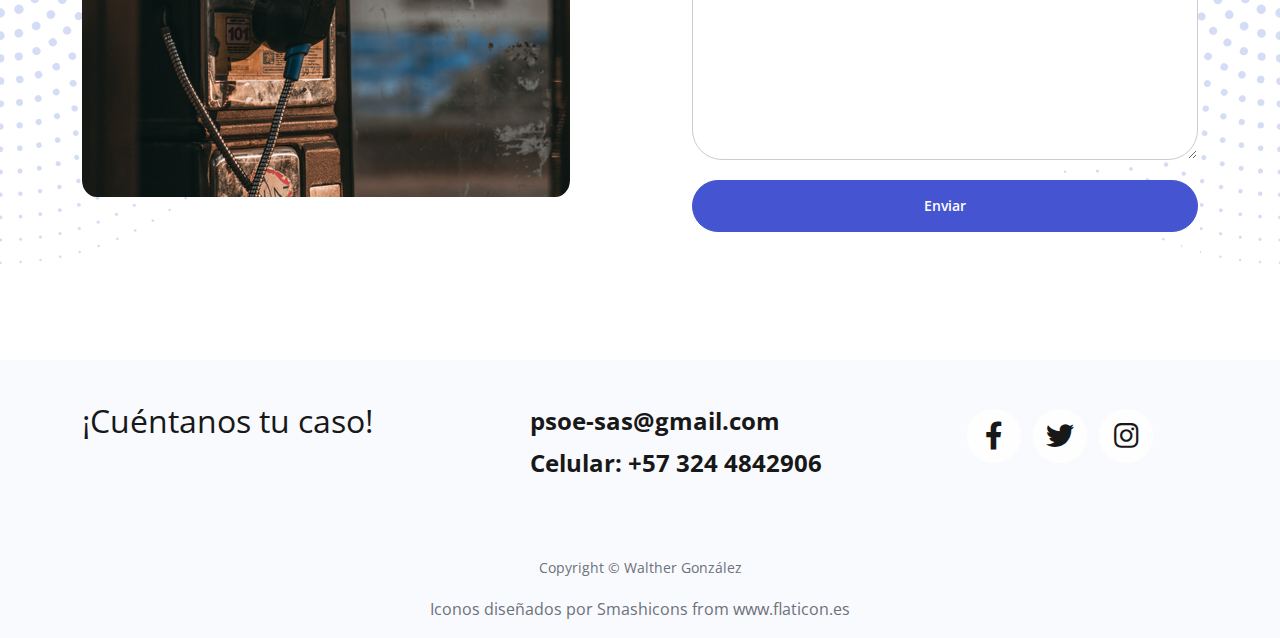
<file: conocenos.html>
<!DOCTYPE html>
<html lang="es">

<head>
    <meta charset="utf-8">
    <meta name="viewport" content="width=device-width, initial-scale=1, shrink-to-fit=no">

    <!-- SEO Meta Tags -->

    <meta name="author" content="Walther G.">

    <!-- Webpage Title -->
    <title>PSOE | Nosotros</title>

    <!-- Styles -->
    <link href="https://fonts.googleapis.com/css2?family=Open+Sans:ital,wght@0,400;0,600;0,700;1,400&display=swap"
        rel="stylesheet">
    <link href="css/bootstrap.min.css" rel="stylesheet">
    <link href="css/fontawesome-all.min.css" rel="stylesheet">
    <link href="css/swiper.css" rel="stylesheet">
    <link href="css/styles.css" rel="stylesheet">

    <!-- Favicon  -->
    <link rel="icon" href="images/favicon.svg">
</head>

<body>

    <!-- Navigation -->
    <nav id="navbar" class="navbar navbar-expand-lg fixed-top navbar-light" aria-label="Main navigation">
        <div class="container">

            <!-- Image Logo -->
            <a class="navbar-brand logo-image" href="index.html"><img src="images/logoPsoe.svg" alt="alternative"></a>

            <button class="navbar-toggler p-0 border-0" type="button" id="navbarSideCollapse"
                aria-label="Toggle navigation">
                <span class="navbar-toggler-icon"></span>
            </button>

            <div class="navbar-collapse offcanvas-collapse" id="navbarsExampleDefault">
                <ul class="navbar-nav ms-auto navbar-nav-scroll">
                    <li class="nav-item">
                        <a class="nav-link active" aria-current="page" href="index.html">Inicio</a>
                    </li>
                    <li class="nav-item">
                        <a class="nav-link" href="index.html">Servicios</a>
                    </li>
                    <li class="nav-item">
                        <a class="nav-link" href="index.html">Acompañamientos</a>
                    </li>
                    <li class="nav-item dropdown">
                        <a class="nav-link dropdown-toggle" href="conocenos.html" id="dropdown01"
                            data-bs-toggle="dropdown" aria-expanded="false">Conócenos</a>
                        <ul class="dropdown-menu" aria-labelledby="dropdown01">
                            <li><a class="dropdown-item" href="#mision">Misión</a></li>
                            <li>
                                <div class="dropdown-divider"></div>
                            </li>
                            <li><a class="dropdown-item" href="#vision">Visión</a></li>
                            <li>
                                <div class="dropdown-divider"></div>
                            </li>
                            <li><a class="dropdown-item" href="#valores">Valores</a></li>
                        </ul>
                    </li>
                </ul>
                <span class="nav-item">
                    <a class="btn-outline-sm" href="#contact">Contáctanos</a>
                </span>
            </div> <!-- end of navbar-collapse -->
        </div> <!-- end of container -->
    </nav> <!-- end of navbar -->
    <!-- end of navigation -->

    <!-- Mision -->
    <div id="mision" class="basic-3">
        <img class="decoration-star" src="images/decoration-star.svg" alt="alternative">
        <div class="container">
            <div class="row">
                <div class="col-lg-6 col-xl-7">
                    <div class="text-container">
                        <h2>Misión</h2>
                        <p>“Brindamos acompañamiento a comunidades con carencia en la prestación de servicios públicos a
                            través de servicios de asesoría estratégica y operacional que permita la satisfacción de sus
                            necesidades básicas generando bienestar mediante la mejora en su calidad de vida.”</p>
                        <a class="btn-solid-reg" href="#contact">Conoce más</a>
                    </div> <!-- end of text-container -->
                </div> <!-- end of col -->
                <div class="col-lg-6 col-xl-5">
                    <div class="image-container">
                        <img class="img-fluid" src="images/mision.png" alt="alternative">
                    </div> <!-- end of image-container -->
                </div> <!-- end of col -->
            </div> <!-- end of row -->
        </div> <!-- end of container -->
    </div> <!-- end of Misión-->
    <!-- end of Misión -->

    <!-- Visión -->
    <div id="vision" class="vision">
        <img class="decoration-star" src="images/decoration-star.svg" alt="alternative">
        <div class="container">
            <div class="row">
                <div class="col-lg-6 col-xl-7">
                    <div class="text-container">
                        <h2>Visión</h2>
                        <p>“Para el año 2026 PSOE será reconocida como la organización con mayor compromiso social por
                            sus servicios a los habitantes del departamento del Tolima destacando por su ética en
                            actividades de apoyo a comunidades vulnerables y el cuidado del medioambiente.”</p>
                        <a class="btn-solid-reg" href="#contact">Conoce más</a>
                    </div> <!-- end of text-container -->
                </div> <!-- end of col -->
                <div class="col-lg-6 col-xl-5">
                    <div class="image-container">
                        <img class="img-fluid" src="images/vision.png" alt="alternative">
                    </div> <!-- end of image-container -->
                </div> <!-- end of col -->
            </div> <!-- end of row -->
        </div> <!-- end of container -->
    </div> <!-- end of Visión-->
    <!-- end of Visión -->

    <!-- Invitation -->
    <div class="basic-4 bg-gray">
        <div class="container">
            <div class="row">
                <div class="col-lg-12">
                    <h4>Nuestro equipo está altamente cualificado para brindarte el acompañamiento que requieres.</h4>
                    <a class="btn-solid-lg" href="#contact">¡Escríbenos!</a>
                </div> <!-- end of col -->
            </div> <!-- end of row -->
        </div> <!-- end of container -->
    </div> <!-- end of basic-4 -->
    <!-- end of invitation -->


    <!-- Valores -->
        <div id="valores" class="slider-1 bg-gray">

            <div class="container">
                <div class="row">
                    <div class="col-lg-5">
                        <div class="text-container">
                            <h2>Nuestros valores</h2>
                        </div> <!-- end of container -->
                    </div> <!-- end of col -->
                    <div class="col-lg-12">

                        <!-- Card Slider -->
                        <div class="slider-container">
                            <div class="swiper-container card-slider">
                                <div class="swiper-wrapper">

                                    <!-- Slide -->
                                    <div class="swiper-slide">
                                        <img class="testimonial-image" src="images/PSOE_valores_responsabilidad.svg"
                                            alt="PSOE_Responsable">
                                        <p class="testimonial-text">Comportarse dentro de la verdad, la lealtad, las
                                            normas
                                            éticas y una conducta moral, con respeto a los valores empresariales y con
                                            la
                                            profesionalidad necesaria considerando las operaciones de la organización.
                                        </p>
                                        <div class="testimonial-author">Honestidad</div>

                                    </div> <!-- end of swiper-slide -->
                                    <!-- end of slide -->

                                    <!-- Slide -->
                                    <div class="swiper-slide">
                                        <img class="testimonial-image" src="images/PSOE_valores_familia.svg"
                                            alt="PSOE_Familia" class="Allcards">
                                        <p class="testimonial-text">Es un valor que indica como se debe relacionar el
                                            colaborador, basando sus actividades en un ambiente de trabajo con espíritu
                                            de
                                            responsabilidad compartida y a la vez, de autonomía responsable, manteniendo
                                            un
                                            compromiso firme con la mejora de las condiciones de vida de todos los
                                            stakeholders.</p>
                                        <div class="testimonial-author">Espíritu de familia</div>

                                    </div> <!-- end of swiper-slide -->
                                    <!-- end of slide -->

                                    <!-- Slide -->
                                    <div class="swiper-slide">
                                        <img class="testimonial-image" src="images/PSOE_valores_pasion.svg"
                                            alt="PSOE_Pasion" class="Allcards">
                                        <p class="testimonial-text">Es una inclinación hacia actividades que generen
                                            placer
                                            y que se consideran importantes en la vida; son actividades en la que se
                                            invierte tiempo y energía de manera regular y sostenida. Constituye
                                            esencialmente una esfera de realización y desarrollo de la personalidad que
                                            conlleva a la ejecución acertada de los deberes de los colabores y de la
                                            organización. </p>
                                        <div class="testimonial-author">Pasión</div>

                                    </div> <!-- end of swiper-slide -->
                                    <!-- end of slide -->
                                    <div class="swiper-slide">
                                        <img class="testimonial-image" src="images/PSOE_valores_pertenencia.svg"
                                            alt="PSOE_Pertenencia" class="Allcards">
                                        <p class="testimonial-text">Supone que los colaboradores desarrollen una actitud
                                            consciente de respecto a otras personas por sus valores y costumbres. Además
                                            de
                                            valorar los recursos de la organización y los ambientales. </p>
                                        <div class="testimonial-author">Sentido de pertenencia</div>

                                    </div> <!-- end of swiper-slide -->
                                    <!-- end of slide -->
                                    <div class="swiper-slide">
                                        <img class="testimonial-image" src="images/PSOE_valores_cliente.svg"
                                            alt="PSOE_Cliente" class="Allcards">
                                        <p class="testimonial-text">Hace referencia a ubicar al cliente como centro de
                                            las
                                            actividades. Es una actitud permanente por detectar y satisfacer las
                                            necesidades
                                            y prioridades de los clientes.</p>
                                        <div class="testimonial-author">Orientación al cliente</div>

                                    </div> <!-- end of swiper-slide -->
                                    <!-- end of slide -->

                                </div> <!-- end of swiper-wrapper -->

                                <!-- Add Arrows -->
                                <div class="swiper-button-next"></div>
                                <div class="swiper-button-prev"></div>
                                <!-- end of add arrows -->

                            </div> <!-- end of swiper-container -->
                        </div> <!-- end of slider-container -->
                        <!-- end of card slider -->

                    </div> <!-- end of col -->
                </div> <!-- end of row -->
            </div> <!-- end of container -->
        </div> <!-- end of Valores -->
    <!-- end of Valores -->


    <!-- Contact -->
    <div id="contact" class="form-1">
        <img class="decoration-star" src="images/decoration-star.svg" alt="alternative">
        <img class="decoration-star-2" src="images/decoration-star.svg" alt="alternative">
        <div class="container">
            <div class="row">
                <div class="col-lg-6">
                    <div class="image-container">
                        <img class="img-fluid" src="images/contact.png" alt="alternative">
                    </div> <!-- end of image-container -->
                </div> <!-- end of col -->
                <div class="col-lg-6">
                    <div class="text-container">
                        <h2>Contáctanos llenando el siguiete formulario</h2>

                        <!-- Contact Form -->
                        <form>
                            <div class="form-group">
                                <input type="text" class="form-control-input" placeholder="Nombre" required>
                            </div>
                            <div class="form-group">
                                <input type="email" class="form-control-input" placeholder="Email" required>
                            </div>
                            <div class="form-group">
                                <textarea class="form-control-textarea" placeholder="Mensaje" required></textarea>
                            </div>
                            <div class="form-group">
                                <button type="submit" class="form-control-submit-button">Enviar</button>
                            </div>
                        </form>
                        <!-- end of contact form -->
                    </div> <!-- end of text-container -->
                </div> <!-- end of col -->
            </div> <!-- end of row -->
        </div> <!-- end of container -->
    </div> <!-- end of form-1 -->
    <!-- end of contact -->


    <!-- Footer -->
    <div class="footer bg-gray">
        <div class="container">
            <div class="row">

                <div class="footer-col first">
                    <p class="p-Sm_main">¡Cuéntanos tu caso!</p>
                </div> <!-- end of footer-col -->

                <div class="footer-col second">
                    <p class="p-Sm"><strong>psoe-sas@gmail.com</strong></p>
                    <p class="p-Sm"><strong>Celular: +57 324 4842906</strong></p>
                </div> <!-- end of footer-col -->

                <div class="footer-col third">
                    <span class="fa-stack">
                        <a href="#your-link">
                            <i class="fas fa-circle fa-stack-2x"></i>
                            <i class="fab fa-facebook-f fa-stack-1x"></i>
                        </a>
                    </span>
                    <span class="fa-stack">
                        <a href="#your-link">
                            <i class="fas fa-circle fa-stack-2x"></i>
                            <i class="fab fa-twitter fa-stack-1x"></i>
                        </a>
                    </span>
                    <span class="fa-stack">
                        <a href="#your-link">
                            <i class="fas fa-circle fa-stack-2x"></i>
                            <i class="fab fa-instagram fa-stack-1x"></i>
                        </a>
                    </span>

                </div> <!-- end of footer-col -->
            </div> <!-- end of row -->
        </div> <!-- end of container -->






    </div> <!-- end of footer -->
    <!-- end of footer -->

    <!-- Copyright -->
    <div class="copyright bg-gray">
        <div class="container">
            <div class="row">
                <div class="col-lg-12">
                    <p class="p-small">Copyright © <a href="https://twitter.com/WallTher98">Walther González</a></p>
                    <div>Iconos diseñados por <a href="https://smashicons.com/" title="Smashicons">Smashicons</a> from
                        <a href="https://www.flaticon.es/" title="Flaticon">www.flaticon.es</a></div>
                </div> <!-- end of col -->
            </div> <!-- enf of row -->

            <!-- Back To Top Button -->
            <button onclick="topFunction()" id="myBtn">
                <img src="images/up-arrow.png" alt="alternative">
            </button>
            <!-- end of back to top button -->

            <!-- Scripts -->
            <script src="js/bootstrap.min.js"></script> <!-- Bootstrap framework -->
            <script src="js/swiper.min.js"></script> <!-- Swiper for image and text sliders -->
            <!-- <script src="js/purecounter.min.js"></script> Purecounter counter for statistics numbers -->
            <script src="js/scripts.js"></script> <!-- Custom scripts -->
</body>

</html>
</file>
<file: css/styles.css>
/* Description: Master CSS file */

/*****************************************
Table Of Contents:
- General Styles
- Navigation
- Header
- Statistics
- Introduction
- Details 1
- Services
- Details 2
- Invitation
- Projects
- Testimonials
- Contact
- Footer
- Copyright
- Back To Top Button
- Extra Pages
- Media Queries
******************************************/

/*****************************************
Colors:
- Backgrounds - light gray #f9fafe
- Headings text - black #191e47
- Body text - dark gray #6c717b
- Buttons, icons - blue #4555d2
- Buttons, icons, bullets - red #cc2973
******************************************/


/**************************/
/*     General Styles     */
/**************************/
body,
html {
    width: 100%;
	height: 100%;
}

body, p {
	color: #6c717b; 
	font: 400 1rem/1.625rem "Open Sans", sans-serif;
}

h1 {
	color: #191e47;
	font-weight: 700;
	font-size: 2.5rem;
	line-height: 3.25rem;
	letter-spacing: -0.4px;
}

h2 {
	color: #191e47;
	font-weight: 700;
	font-size: 2.5rem;
	line-height: 2.5rem;
	letter-spacing: -0.2px;
}

h3 {
	color: #191e47;
	font-weight: 700;
	font-size: 2rem;
	line-height: 2.25rem;
	letter-spacing: -0.2px;
}

h4 {
	color: #191e47;
	font-weight: 700;
	font-size: 1.5rem;
	line-height: 2rem;
}

h5 {
	color: #191e47;
	font-weight: 700;
	font-size: 1.25rem;
	line-height: 1.625rem;
}

h6 {
	color: #191e47;
	font-weight: 700;
	font-size: 1rem;
	line-height: 1.375rem;
}

.p-large {
	font-size: 1.6rem;
	line-height: 1.75rem;
	color: #1d1d21;
}

.p-small {
	font-size: 0.875rem;
	line-height: 1.5rem;
}

.testimonial-text {
	font-style: italic;
		
}

.testimonial-author {
	font-weight: 700;
	font-size: 1.25rem;
	line-height: 1.75rem;
}

.li-space-lg li {
	margin-bottom: 0.5rem;
}

a {
	color: #6c717b;
	text-decoration: underline;
}

a:hover {
	color: #6c717b;
	text-decoration: underline;
}

.no-line {
	text-decoration: none;
}

.no-line:hover {
	text-decoration: none;
}

.blue {
	color: #4555d2;
}

.bg-gray {
	background-color: #f9fafe;
}

.btn-solid-reg {
	display: inline-block;
	padding: 1.375rem 2.25rem 1.375rem 2.25rem;
	border: 1px solid #4555d2;
	border-radius: 30px;
	background-color: #4555d2;
	color: #ffffff;
	font-weight: 600;
	font-size: 0.875rem;
	line-height: 0;
	text-decoration: none;
	transition: all 0.2s;
}

.btn-solid-reg:hover {
	background-color: transparent;
	color: #4555d2; /* needs to stay here because of the color property of a tag */
	text-decoration: none;
}

.btn-solid-lg {
	display: inline-block;
	padding: 1.625rem 2.625rem 1.625rem 2.625rem;
	border: 1px solid #4555d2;
	border-radius: 30px;
	background-color: #4555d2;
	color: #ffffff;
	font-weight: 600;
	font-size: 0.875rem;
	line-height: 0;
	text-decoration: none;
	transition: all 0.2s;
}

.btn-solid-lg:hover {
	background-color: transparent;
	color: #4555d2; /* needs to stay here because of the color property of a tag */
	text-decoration: none;
}

.btn-outline-reg {
	display: inline-block;
	padding: 1.375rem 2.25rem 1.375rem 2.25rem;
	border: 1px solid #cc2973;
	border-radius: 30px;
	background-color: transparent;
	color: #cc2973;
	font-weight: 600;
	font-size: 0.875rem;
	line-height: 0;
	text-decoration: none;
	transition: all 0.2s;
}

.btn-outline-reg:hover {
	background-color: #cc2973;
	color: #ffffff;
	text-decoration: none;
}

.btn-outline-lg {
	display: inline-block;
	padding: 1.625rem 2.625rem 1.625rem 2.625rem;
	border: 1px solid #168143;
	border-radius: 30px;
	background-color: transparent;
	color: #168143;
	font-weight: 600;
	font-size: 0.875rem;
	line-height: 0;
	text-decoration: none;
	transition: all 0.2s;
}

.btn-outline-lg:hover {
	background-color: #168143;
	color: #ffffff;
	text-decoration: none;
}

.btn-outline-sm {
	display: inline-block;
	padding: 1rem 1.5rem 1rem 1.5rem;
	border: 1px solid #168143;
	border-radius: 30px;
	background-color: transparent;
	color: #168143;
	font-weight: 600;
	font-size: 0.875rem;
	line-height: 0;
	text-decoration: none;
	transition: all 0.2s;
}

.btn-outline-sm:hover {
	background-color: #4555d2;
	border: 1px solid #4555d2;
	color: #ffffff;
	text-decoration: none;
}

.form-group {
	position: relative;
	margin-bottom: 1.25rem;
}

.form-control-input,
.form-control-textarea {
	width: 100%;
	padding-top: 0.875rem;
	padding-bottom: 0.875rem;
	padding-left: 1.5rem;
	border: 1px solid #cbcbd1;
	border-radius: 30px;
	background-color: #ffffff;
	font-size: 0.875rem;
	line-height: 1.5rem;
	-webkit-appearance: none; /* removes inner shadow on form inputs on ios safari */
}

.form-control-textarea {
	display: block;
	height: 14rem; /* used instead of html rows to normalize height between Chrome and IE/FF */
}

.form-control-input:focus,
.form-control-textarea:focus {
	border: 1px solid #a1a1a1;
	outline: none; /* Removes blue border on focus */
}

.form-control-input:hover,
.form-control-textarea:hover {
	border: 1px solid #a1a1a1;
}

.form-control-submit-button {
	display: inline-block;
	width: 100%;
	height: 3.25rem;
	border: 1px solid #4555d2;
	border-radius: 30px;
	background-color: #4555d2;
	color: #ffffff;
	font-weight: 600;
	font-size: 0.875rem;
	line-height: 0;
	cursor: pointer;
	transition: all 0.2s;
}

.form-control-submit-button:hover {
	border: 1px solid #4555d2;
	background-color: transparent;
	color: #4555d2;
}


/**********************/
/*     Navigation     */
/**********************/
.navbar {
	background-color: #ffffff;
	font-weight: 600;
	font-size: 0.875rem;
	line-height: 0.875rem;
	box-shadow: 0 2px 6px 0 rgba(0, 0, 0, 0.05);
}

.navbar .navbar-brand {
	padding-top: 0.25rem;
	padding-bottom: 0.25rem;
}

.navbar .logo-image img {
    width: 124px;
	height: 32px;
}

.navbar .logo-text {
	color: #191e47;
	font-weight: 700;
	font-size: 1.875rem;
	line-height: 1rem;
	text-decoration: none;
}

.offcanvas-collapse {
	position: fixed;
	top: 3.25rem; /* adjusts the height between the top of the page and the offcanvas menu */
	bottom: 0;
	left: 100%;
	width: 100%;
	padding-right: 1rem;
	padding-left: 1rem;
	overflow-y: auto;
	visibility: hidden;
	background-color: #ffffff;
	transition: visibility .3s ease-in-out, -webkit-transform .3s ease-in-out;
	transition: transform .3s ease-in-out, visibility .3s ease-in-out;
	transition: transform .3s ease-in-out, visibility .3s ease-in-out, -webkit-transform .3s ease-in-out;
}

.offcanvas-collapse.open {
	visibility: visible;
	-webkit-transform: translateX(-100%);
	transform: translateX(-100%);
}

.navbar .navbar-nav {
	margin-top: 0.75rem;
	margin-bottom: 0.5rem;
}

.navbar .nav-item .nav-link {
	padding-top: 0.625rem;
	padding-bottom: 0.625rem;
	color: #191e47;
	text-decoration: none;
	transition: all 0.2s ease;
}

.navbar .nav-item.dropdown.show .nav-link,
.navbar .nav-item .nav-link:hover,
.navbar .nav-item .nav-link.active {
	color: #4555d2;
}

/* Dropdown Menu */
.navbar .dropdown .dropdown-menu {
	animation: fadeDropdown 0.2s; /* required for the fade animation */
}

@keyframes fadeDropdown {
    0% {
        opacity: 0;
    }

    100% {
        opacity: 1;
	}
}

.navbar .dropdown-menu {
	margin-top: 0.25rem;
	margin-bottom: 0.25rem;
	border: none;
	background-color: #ffffff;
}

.navbar .dropdown-item {
	padding-top: 0.625rem;
	padding-bottom: 0.625rem;
	color: #191e47;
	font-weight: 600;
	font-size: 0.875rem;
	line-height: 0.875rem;
	text-decoration: none;
}

.navbar .dropdown-item:hover {
	background-color: #ffffff;
	color: #4555d2;
}

.navbar .dropdown-divider {
	width: 100%;
	height: 1px;
	margin: 0.5rem auto 0.5rem auto;
	border: none;
	background-color: #efefef;
}
/* end of dropdown menu */

.navbar .navbar-toggler {
	padding: 0;
	border: none;
	font-size: 1.25rem;
}


/*****************/
/*    Header     */
/*****************/
.header {
	position: relative;
	overflow: hidden;
	padding-top: 8rem;
	padding-bottom: 4em;
	background-color: #ffffff;
	text-align: center;
}

.header .decoration-star {
	position: absolute;
	top: 80px;
	left: -100px;
	width: 200px;
	opacity: 0.7;
}

.header .decoration-star-2 {
	position: absolute;
	top: 80px;
	right: -100px;
	width: 200px;
	opacity: 0.7;
}

.header div[class*="col"] {  
	
	position: relative;
}

.header .h1-large {
	margin-bottom: 1.75rem;
	font-size: 3rem;
	line-height: 3.5rem;
}

.header .p-large {
	margin-bottom: 2.25rem;
}

.header .btn-solid-lg,
.header .btn-outline-lg {
	margin-right: 0.25rem;
	margin-bottom: 1.25rem;
	margin-left: 0.25rem;
}

.header .image-container {
	margin-top: 4rem;
}

.header .img-fluid{
	border-radius: 5%;
}


/************************/
/*     Introduction     */
/************************/
.basic-1 {
	padding-top: 3.5rem;
	padding-bottom: 3.5rem;
}

.basic-1 h2 {
	margin-bottom: 1.75rem;
}
.p_introduccion{
	font-size: 1.3rem;
	color: #1d1d21;
}

/*********************/
/*     Details 1     */
/*********************/
.basic-2 {
	position: relative;
	padding-top: 1rem;
	padding-bottom: 2rem;
}

.basic-2 .decoration-star {
	position: absolute;
	top: 530px;
	left: -100px;
	width: 200px;
	opacity: 0.7;
}

.basic-2 div[class*="col"] {  
	/* selects all elements which have classes starting with col */
	/* needed so that the absolute positioned decoration stays behind */
	position: relative;
	
}

.basic-2 .image-container {
	margin-bottom: 5rem;
	
}

.basic-2 h2 {
	margin-bottom: 1.875rem;
}

.basic-2 .list-unstyled {
	margin-bottom: 2rem;
	
}

.basic-2 .list-unstyled .fas {
	color: #cc2973;
	font-size: 0.375rem;
	line-height: 1.625rem;
	
}

.basic-2 .list-unstyled .flex-grow-1 {

	margin-left: 0.5rem;
	font-size: 1.75rem;
	color: #1d1d21;
	
}

.basic-2 .img-fluid{
	border-radius: 3%;
	
}



/********************/
/*     Services     */
/********************/

.Allcards{
	width: 100px;
    height: 100px;
    border-radius: 10%;
    object-fit: cover;
    object-position: top;
    background-color: #efefef;
}

.cards-1 {
	padding-top: 9.5rem;
	padding-bottom: 5.5rem;
}

.cards-1 h2 {
	margin-bottom: 1.75rem;
}

.cards-1 .text-container {
	margin-bottom: 5rem;
}

.cards-1 .list-unstyled {
	margin-top: 1.5rem;
}

.cards-1 .list-unstyled .fas {
	color: #cc2973;
	font-size: 0.375rem;
	line-height: 1.625rem;
}

.cards-1 .list-unstyled .flex-grow-1 {
	margin-left: 0.5rem;
}

.cards-1 .card-container {
	text-align: center;
}

.cards-1 .card {
	display: inline-block;
	margin-right: 1.5rem;
	margin-bottom: 3.75rem;
	margin-left: 1.5rem;
	width: 150px;
	border: none;
	background-color: transparent;
	text-align: center;
	vertical-align: top;
}

.cards-1 .card-icon {
	width: 90px;
	height: 90px;
	margin-right: auto;
	margin-bottom: 1.5rem;
	margin-left: auto;
	border-radius: 50%;
	background-color: #ffffff;
	text-align: center;
	
}

.cards-1 .card-icon .far,
.cards-1 .card-icon .fas {
	margin-left: 2rem;
	color: #cc2973;
	font-size: 3.75rem;
}

.cards-1 .card-body {
	padding: 0;
}

.cards-1 .card-title {
	font-weight: 600;
}
.quotes-decoration{
	width: 120px;
	height: 120px;
}


/*********************/
/*     Details 2     */
/*********************/
.basic-3 {
	position: relative;
	overflow: hidden;
	padding-top: 9rem;
	
}

.basic-3 .decoration-star {
	position: absolute;
	top: 500px;
	right: -100px;
	width: 200px;
	opacity: 0.7;
}

.basic-3 div[class*="col"] {  
	/* selects all elements which have classes starting with col */
	/* needed so that the absolute positioned decoration stays behind */
	position: relative;
}

.basic-3 .text-container {
	margin-bottom: 10rem;
}

.basic-3 h2 {
	margin-bottom: 1.875rem;
	font-style: italic;

}

.basic-3 p {
	margin-bottom: 3rem;
	color: black;
	font-size: 2rem;
}
.basic-3 .img-fluid{
	border-radius: 3%;
}

/*********************/
/*     Vision     */
/*********************/
.vision {
	position: relative;
	overflow: hidden;
	padding-top: 8rem;
	padding-bottom: 4rem;
	background-color: #f5f3e2de;
}

.vision .decoration-star {
	position: absolute;
	top: 100px;
	right: -100px;
	width: 500px;
	opacity: 0.7;
}

.vision div[class*="col"] {  
	/* selects all elements which have classes starting with col */
	/* needed so that the absolute positioned decoration stays behind */
	position: relative;
}

.vision .text-container {
	margin-bottom: 10rem;
}

.vision h2 {
	margin-bottom: 1.875rem;
	font-style: italic;
}

.vision p {
	margin-bottom: 3rem;
	color: black;
	font-size: 2rem;
}
.vision .img-fluid{
	border-radius: 3%;
}


/**********************/
/*     Invitation     */
/**********************/
.basic-4 {
	padding-top: 12.5rem;
	padding-bottom: 10.5rem;
	text-align: center;
}

.basic-4 h4 {
	margin-bottom: 2rem;
}

/*********************/
/*     Valores     */
/*********************/



/********************/
/*     Projects     */
/********************/
.cards-2 {
	padding-top: 9.5rem;
	padding-bottom: 5rem;
}

.cards-2 .h2-heading {
	margin-bottom: 3.75rem;
	text-align: center;
}

.cards-2 .card {
	max-width: 350px;
	margin-right: auto;
	margin-bottom: 4.5rem;
	margin-left: auto;
	border: none;
}

.cards-2 .card img {
	margin-bottom: 2rem;
	border-radius: 10px;
}

.cards-2 .card-body {
	padding: 0;
}


/************************/
/*     Testimonials     */
/************************/
.slider-1 {
	position: relative;
	padding-top: 9.75rem;
	padding-bottom: 9.75rem;
}

.slider-1 .quotes-decoration {
	position: absolute;
	top: 0;
	left: 15px;
	width: 60px;
	opacity: 0.2;
}

.slider-1 .slider-container {
	position: relative;
}

.slider-1 .swiper-container {
	position: static;
	width: 86%;
	text-align: center;
}

.slider-1 .swiper-button-prev:focus,
.slider-1 .swiper-button-next:focus {
	/* even if you can't see it chrome you can see it on mobile device */
	outline: none;
}

.slider-1 .swiper-button-prev {
	left: -10px;
	background-image: url("data:image/svg+xml;charset=utf-8,%3Csvg%20xmlns%3D'http%3A%2F%2Fwww.w3.org%2F2000%2Fsvg'%20viewBox%3D'0%200%2028%2044'%3E%3Cpath%20d%3D'M0%2C22L22%2C0l2.1%2C2.1L4.2%2C22l19.9%2C19.9L22%2C44L0%2C22L0%2C22L0%2C22z'%20fill%3D'%23707375'%2F%3E%3C%2Fsvg%3E");
	background-size: 18px 28px;
}

.slider-1 .swiper-button-next {
	right: -10px;
	background-image: url("data:image/svg+xml;charset=utf-8,%3Csvg%20xmlns%3D'http%3A%2F%2Fwww.w3.org%2F2000%2Fsvg'%20viewBox%3D'0%200%2028%2044'%3E%3Cpath%20d%3D'M27%2C22L27%2C22L5%2C44l-2.1-2.1L22.8%2C22L2.9%2C2.1L5%2C0L27%2C22L27%2C22z'%20fill%3D'%23707375'%2F%3E%3C%2Fsvg%3E");
	background-size: 18px 28px;
}

.slider-1 .testimonial-image {
	width: 120px;
	height: 120px;
	margin-bottom: 2.25rem;
	border-radius: 10%;
}

.slider-1 .testimonial-text {
	margin-bottom: 1.75rem;
	font-size: 1.3rem;
	line-height: 2rem;
	color: black;
}

.slider-1 .testimonial-author {
	margin-bottom: 0.25rem;
	color: #2b2b4f;
}


/*******************/
/*     Contact     */
/*******************/
.form-1 {
	position: relative;
	overflow: hidden;
	padding-top: 6.5rem;
	padding-bottom: 6.75rem;
	text-align: center;
}

.form-1 .decoration-star {
	position: absolute;
	top: 600px;
	left: -100px;
	width: 200px;
	opacity: 0.7;
}

.form-1 .decoration-star-2 {
	position: absolute;
	top: 600px;
	right: -100px;
	width: 200px;
	opacity: 0.7;
}

.form-1 div[class*="col"] {  
	/* selects all elements which have classes starting with col */
	/* needed so that the absolute positioned decoration stays behind */
	position: relative;
}

.form-1 .image-container {
	margin-bottom: 5rem;
}

.form-1 h2 {
	margin-bottom: 2.5rem;
}
.form-1 .image-container .img-fluid{
	border-radius: 3%;
}


/******************/
/*     Footer     */
/******************/
.footer {
	padding-top: 3rem;
	padding-bottom: 2rem;
}

.footer a {
	text-decoration: none;
}

.footer .footer-col {
	margin-bottom: 3rem;
}

.footer h6 {
	margin-bottom: 0.625rem;
	color: black;
	opacity: 0.9;
}

.footer p,
.footer a,
.footer ul {
	opacity: 0.9;
	color: black;
}

.footer .li-space-lg li {
	margin-bottom: 0.375rem;
}

.footer .footer-col.third .fa-stack {
	width: 2em;
	margin-bottom: 0.5rem;
	margin-right: 0.375rem;
	font-size: 1.75rem;
}

.footer .footer-col.third .fa-stack .fa-stack-2x {
	color: #ffffff;
	transition: all 0.2s ease;
}

.footer .footer-col.third .fa-stack .fa-stack-1x {
	color: #000000;
	transition: all 0.2s ease;
}

.footer .footer-col.third .fa-stack:hover .fa-stack-2x {
	color:#168143;
}

.footer .footer-col.third .fa-stack:hover .fa-stack-1x {
	color: #ffffff;
}

.p-Sm_main{
	font-size: 2rem;
	
}
.p-Sm{
	font-size: 1.5rem;
}


/*********************/
/*     Copyright     */
/*********************/
.copyright {
	padding-bottom: 1rem;
	text-align: center;
	opacity: 1;
}

.copyright p,
.copyright a {
	text-decoration: none;
}


/******************************/
/*     Back To Top Button     */
/******************************/
#myBtn {
	position: fixed; 
  	z-index: 99; 
	bottom: 20px; 
	right: 20px; 
	display: none; 
	width: 52px;
	height: 52px;
	border: none; 
	border-radius: 50%; 
	outline: none; 
	background-color: #44434a; 
	cursor: pointer; 
}

#myBtn:hover {
	background-color: #1d1d21;
}

#myBtn img {
	margin-bottom: 0.25rem;
	width: 18px;
}


/***********************/
/*     Extra Pages     */
/***********************/
.ex-header {
	padding-top: 8.5rem;
	padding-bottom: 4rem;
}

.ex-basic-1 .list-unstyled .fas {
	color: #cc2973;
	font-size: 0.375rem;
	line-height: 1.625rem;
}

.ex-basic-1 .list-unstyled .flex-grow-1 {
	margin-left: 0.5rem;
}

.ex-basic-1 .text-box {
	padding: 1.25rem 1.25rem 0.5rem 1.25rem;
	background-color: #f9fafe;
}

.ex-cards-1 .card {
	border: none;
	background-color: transparent;
}

.ex-cards-1 .card .fa-stack {
	width: 2em;
	font-size: 1.125rem;
}

.ex-cards-1 .card .fa-stack-2x {
	color: #cc2973;
}

.ex-cards-1 .card .fa-stack-1x {
	width: 2em;
	color: #ffffff;
	font-weight: 700;
	line-height: 2.125rem;
}

.ex-cards-1 .card .list-unstyled .flex-grow-1 {
	margin-left: 2.25rem;
}

.ex-cards-1 .card .list-unstyled .flex-grow-1 h5 {
	margin-top: 0.125rem;
	margin-bottom: 0.5rem;
}


/*************************/
/*     Media Queries     */
/*************************/	
/* Min-width 768px */
@media (min-width: 768px) {

	/* Header */
	.header {
		padding-top: 11rem;
		padding-bottom: 5em;
	}

	.header .decoration-star {
		top: 100px;
		left: -150px;
		width: 300px;
	}
	
	.header .decoration-star-2 {
		top: 140px;
		right: -200px;
		width: 400px;
	}
	/* end of header */


	/* Statistics */
	.counter .counter-cell {
		display: inline-block;
		margin-right: 1.5rem;
		margin-left: 1.5rem;
		vertical-align: top;
	}
	/* end of statistics */


	/* Services */
	.cards-1 .card {
		margin-right: 2rem;
		margin-left: 2rem;
	}
	/* end of services */


	/* Contact */
	.form-1 .decoration-star {
		left: -150px;
		width: 300px;
	}
	
	.form-1 .decoration-star-2 {
		right: -200px;
		width: 400px;
	}
	/* end of contact */


	/* Extra Pages */
	.ex-basic-1 .text-box {
		padding: 1.75rem 2rem 0.875rem 2rem;
	}
	/* end of extra pages */
}
/* end of min-width 768px */


/* Min-width 992px */
@media (min-width: 992px) {
	
	/* General Styles */
	.h2-heading {
		width: 35.25rem;
		margin-right: auto;
		margin-left: auto;
	}

	.p-heading {
		width: 46rem;
		margin-right: auto;
		margin-left: auto;
	}
	/* end of general styles */


	/* Navigation */
	.navbar {
		padding-top: 1.75rem;
		background-color: #ffffff;
		box-shadow: none;
		transition: all 0.2s;
	}

	.navbar.extra-page {
		padding-top: 0.5rem;
	}

	.navbar.top-nav-collapse {
		padding-top: 0.5rem;
		padding-bottom: 0.5rem;
		background-color: #ffffff;
		box-shadow: 0 2px 6px 0 rgba(0, 0, 0, 0.05);
	}

	.offcanvas-collapse {
		position: static;
		top: auto;
		bottom: auto;
		left: auto;
		width: auto;
		padding-right: 0;
		padding-left: 0;
		background-color: transparent;
		overflow-y: visible;
		visibility: visible;
	}

	.offcanvas-collapse.open {
		-webkit-transform: none;
		transform: none;
	}

	.navbar .navbar-nav {
		margin-top: 0;
		margin-bottom: 0;
	}
	
	.navbar .nav-item .nav-link {
		padding-right: 0.75rem;
		padding-left: 0.75rem;
	}

	.navbar .dropdown-menu {
		padding-top: 0.75rem;
		padding-bottom: 0.75rem;
		box-shadow: 0 3px 3px 1px rgba(0, 0, 0, 0.08);
	}

	.navbar .dropdown-divider {
		width: 90%;
	}

	.navbar .nav-item .btn-outline-sm {
		margin-top: 0;
		margin-left: 1rem;
	}
	/* end of navigation */


	/* Header */
	.header {
		text-align: left;
	}

	.header .text-container {
		margin-top: 4rem;
	}

	.header .image-container {
		margin-top: 0;
	}

	.header .btn-solid-lg,
	.header .btn-outline-lg {
		margin-right: 0;
		margin-left: 0;
	}
	
	.header .btn-solid-lg {
		margin-right: 0.5rem;
	}
	/* end of header */


	/* Statistics */
	.counter .purecounter {
		font-size: 6rem;
		line-height: 4rem;
	}
	/* end of statistics */


	/* Introduction */
	.basic-1 h2 {
		width: 90%;
	}
	/* end of introduction */


	/* Details 1 */
	.basic-2 .decoration-star {
		top: 260px;
		left: -150px;
		width: 300px;
	}

	.basic-2 .image-container {
		margin-bottom: 0;
	}
	/* end of details 1 */


	/* Services */
	.cards-1 .text-container {
		margin-bottom: 0;
	}
	/* end of services */


	/* Details 2 */
	.basic-3 .decoration-star {
		top: 260px;
		right: -150px;
		width: 300px;
	}

	.basic-3 .image-container {
		text-align: right;
	}
	/* end of details 2 */


	/* Invitation */
	.basic-4 h4 {
		width: 48rem;
		margin-right: auto;
		margin-left: auto;
	}
	/* end of invitation */


	/* Projects */
	.cards-2 .card {
		display: inline-block;
		width: 292px;
		max-width: 100%;
		vertical-align: top;
	}
	
	.cards-2 .card:nth-of-type(3n+2) {
		margin-right: 1.5rem;
		margin-left: 1.5rem;
	}
	/* end of projects */


	/* Contact */
	.form-1 {
		text-align: left;
	}

	.form-1 .decoration-star {
		top: 260px;
	}
	
	.form-1 .decoration-star-2 {
		top: 240px;
	}

	.form-1 .image-container {
		margin-bottom: 0;
	}
	/* end of contact */


	/* Footer */
	.footer .footer-col {
		margin-bottom: 2rem;
	}

	.footer .footer-col.first {
		display: inline-block;
		width: 320px;
		margin-right: 1.75rem;
		vertical-align: top;
	}
	
	.footer .footer-col.second {
		display: inline-block;
		width: 320px;
		margin-right: 1.75rem;
		vertical-align: top;
	}
	
	.footer .footer-col.third {
		display: inline-block;
		width: 224px;
		text-align: right;
		vertical-align: top;
	}

	.footer .footer-col.third .fa-stack {
		margin-right: 0;
		margin-left: 0.375rem;
	}
	/* end of footer */


	/* Extra Pages */
	.ex-cards-1 .card {
		display: inline-block;
		width: 296px;
		vertical-align: top;
	}

	.ex-cards-1 .card:nth-of-type(3n+2) {
		margin-right: 1rem;
		margin-left: 1rem;
	}
	/* end of extra pages */
}
/* end of min-width 992px */


/* Min-width 1200px */
@media (min-width: 1200px) {
	
	/* General Styles */
	.container {
		max-width: 1140px;
	}
	/* end of general styles */
	

	/* Header */
	.header {
		padding-top: 12rem;
		padding-bottom: 6rem;
	}

	.header .text-container {
		margin-top: 6.5rem;
	}

	.header .decoration-star {
		top: 200px;
		left: -200px;
		width: 500px;
	}
	
	.header .decoration-star-2 {
		top: 150px;
		right: -200px;
		width: 600px;
	}

	.header .h1-large {
		font-size: 4.25rem;
		line-height: 4.875rem;
	}

	.header .image-container {
		text-align: right;
	}
	/* end of header */


	/* Statistics */
	.counter .counter-cell {
		margin-right: 3.5rem;
		margin-left: 3.5rem;
		width: 180px;
	}
	
	.counter .counter-cell:first-of-type {
		margin-left: 0;
	}

	.counter .counter-cell:last-of-type {
		margin-right: 0;
	}

	.counter .purecounter {
		font-size: 6.75rem;
		line-height: 4.5rem;
	}
	/* end of statistics */


	/* Details 1 */
	.basic-2 .decoration-star {
		top: 140px;
		left: -200px;
		width: 500px;
	}

	.basic-2 .text-container {
		margin-top: 5rem;
		margin-left: 2.5rem;
	}

	.basic-2 h2 {
		width: 90%;
	}
	/* end of details 1 */


	/* Services */
	.cards-1 .text-container {
		margin-top: 2rem;
		margin-right: 4.75rem;
	}

	.cards-1 .card {
		margin-right: 2.25rem;
		margin-left: 2.25rem;
	}

	.cards-1 .card:nth-of-type(3n+1) {
		margin-left: 0;
	}
	
	.cards-1 .card:nth-of-type(3n+3) {
		margin-right: 0;
	}
	/* end of services */


	/* Details 2 */
	.basic-3 .decoration-star {
		top: 140px;
		right: -200px;
		width: 500px;
	}

	.basic-3 .text-container {
		margin-top: 6rem;
		margin-right: 3rem;
	}

	.basic-3 h2 {
		width: 95%;
	}
	/* end of details 2 */


	/* Projects */
	.cards-2 .card {
		width: 350px;
	}

	.cards-2 .card:nth-of-type(3n+2) {
		margin-right: 1.625rem;
		margin-left: 1.625rem;
	}
	/* end of projects */


	/* Testimonials */
	.slider-1 .quotes-decoration {
		left: 170px;
		width: 220px;
	}

	.slider-1 .slider-container {
		width: 82%;
		margin-right: auto;
		margin-left: auto;
	}

	/* end of testimonials */


	/* Contact */
	.form-1 .decoration-star {
		top: 140px;
		left: -300px;
		width: 600px;
	}
	
	.form-1 .decoration-star-2 {
		top: 140px;
		right: -300px;
		width: 600px;
	}

	.form-1 .text-container {
		margin-left: 2.5rem;
	}

	.form-1 h2 {
		width: 82%;
	}
	/* end of contact */


	/* Footer */
	.footer .footer-col.first {
		width: 352px;
		margin-right: 6rem;
	}
	
	.footer .footer-col.second {
		margin-right: 6.5rem;
	}
	
	.footer .footer-col.third {
		text-align: right;
	}
	/* end of footer */


	/* Extra Pages */
	.ex-cards-1 .card {
		width: 336px;
	}

	.ex-cards-1 .card:nth-of-type(3n+2) {
		margin-right: 2.875rem;
		margin-left: 2.875rem;
	}
	/* end of extra pages */
}
/* end of min-width 1200px */


/* Min-width 1400px */
@media (min-width: 1400px) {
	
	/* Header */
	/*.header .decoration-star {
		top: 120px;
		left: -250px;
		width: 600px;
	}
	
	.header .decoration-star-2 {
		top: 60px;
		right: -300px;
		width: 700px;
	}*/
	/* end of header */
	
}
/* end of min-width 1400px */
</file>
